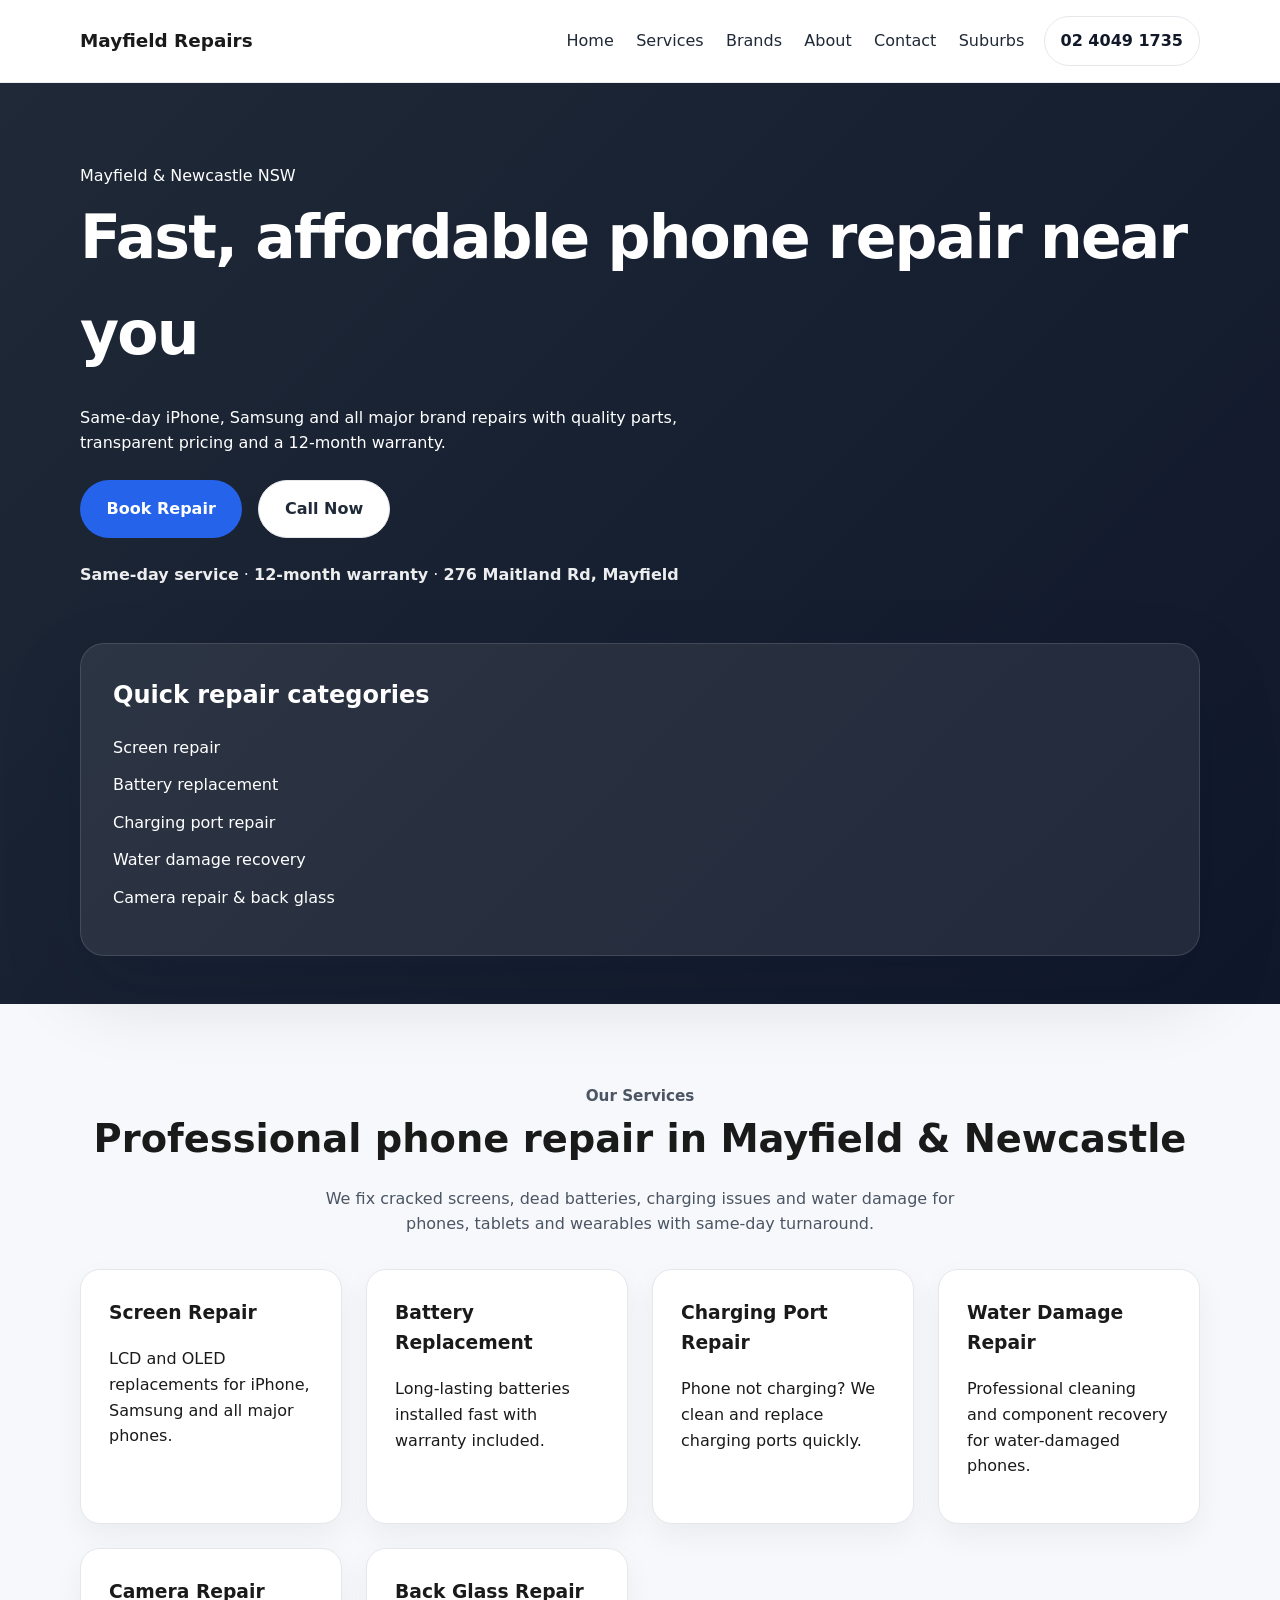
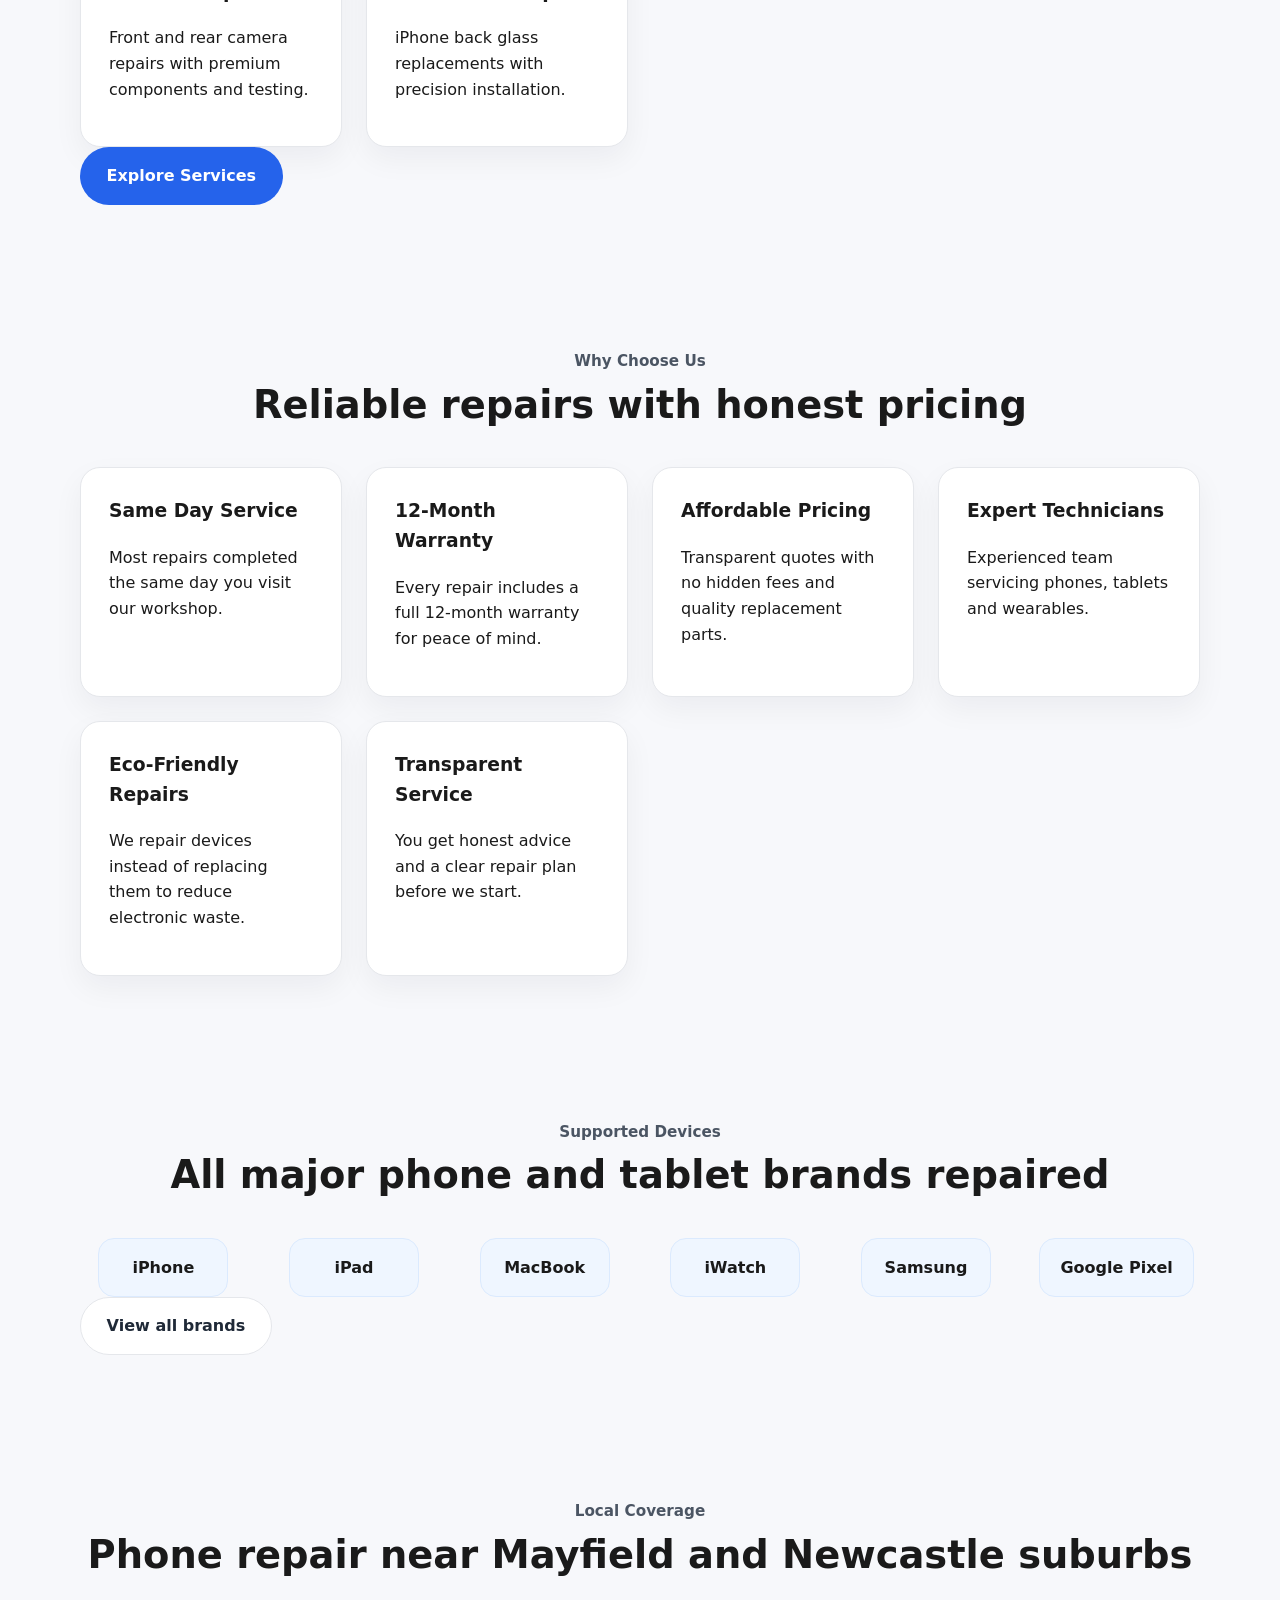
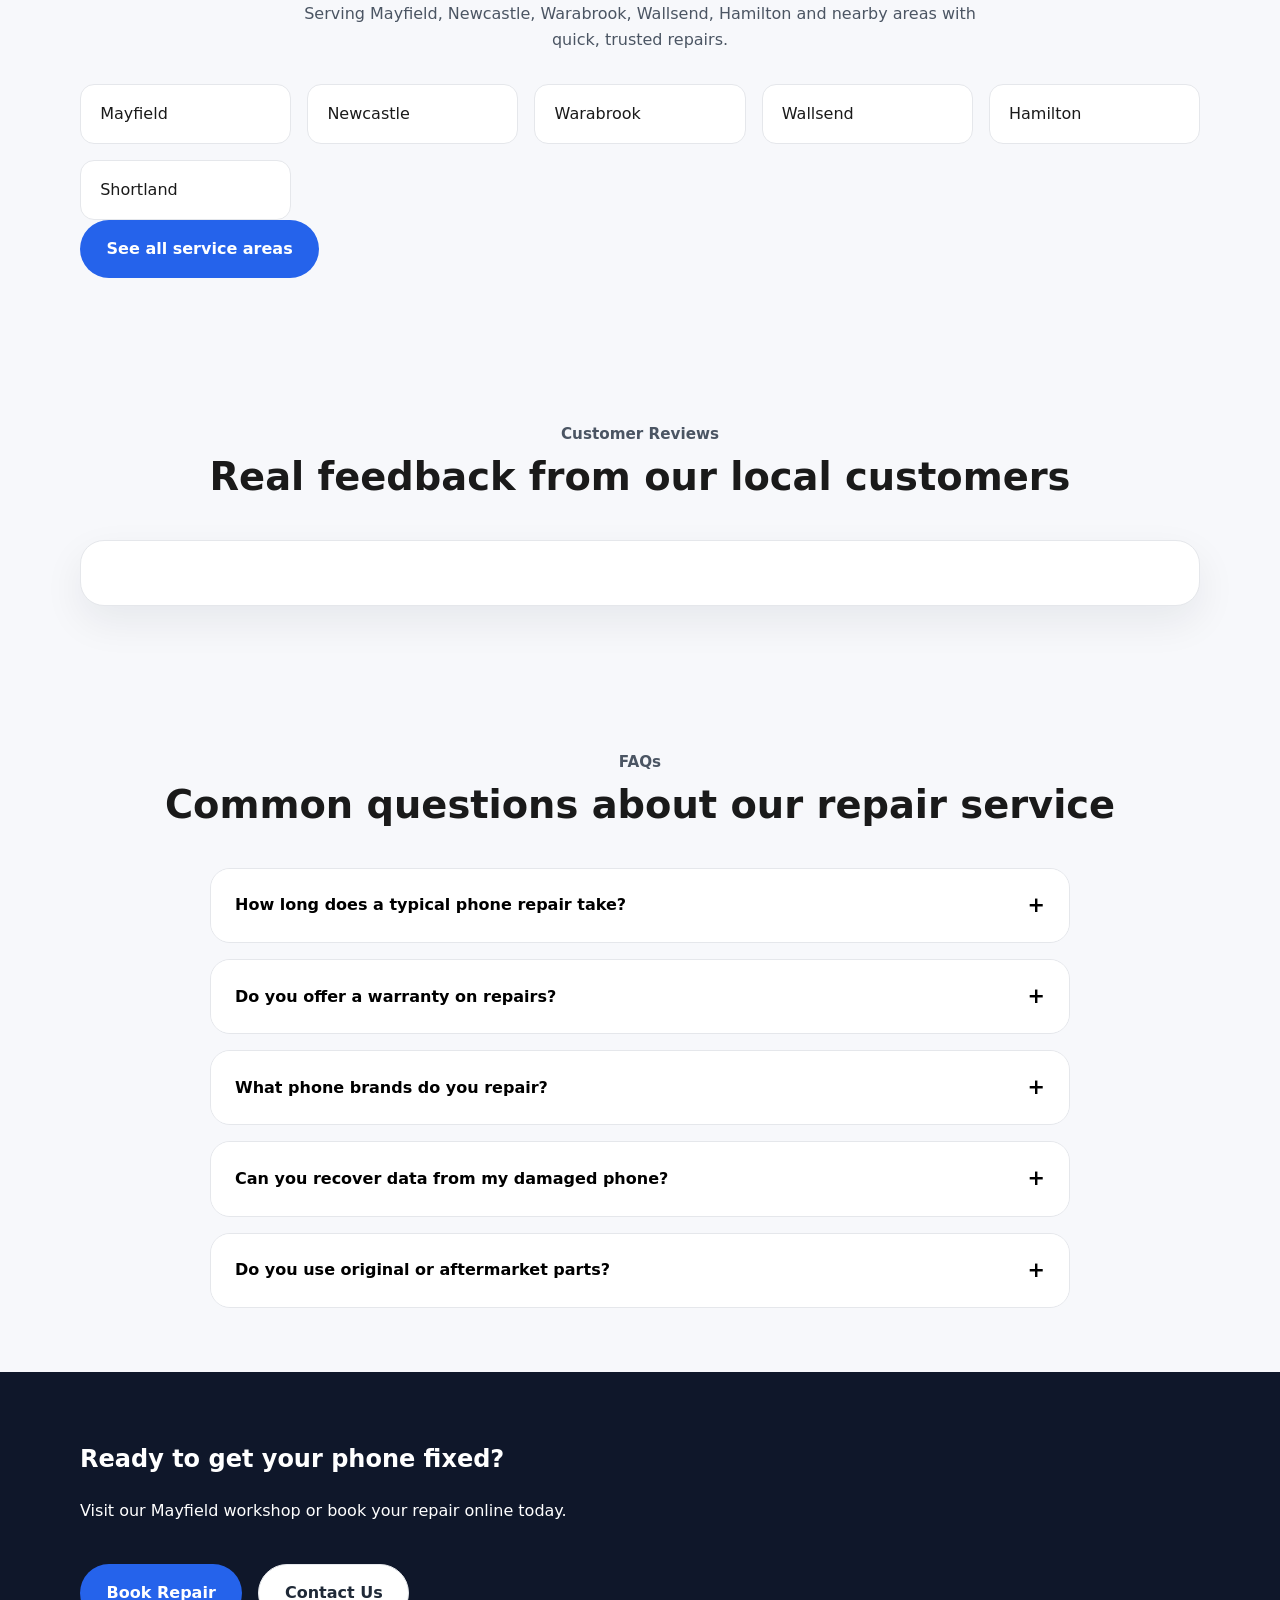
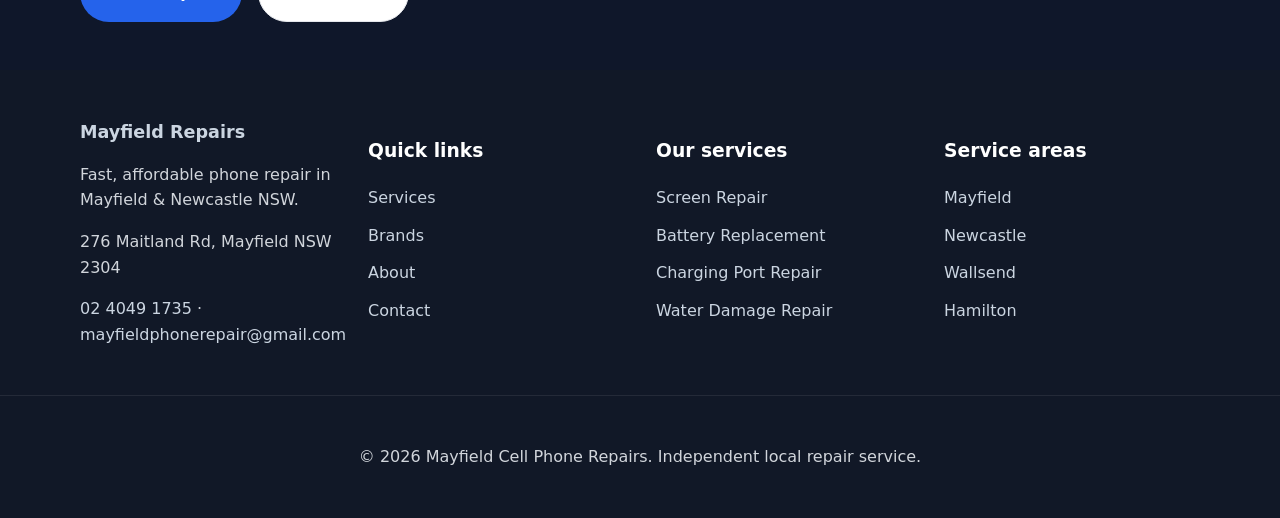
<file: mayfield-phone-repair-site/index.html>
<!DOCTYPE html>
<html lang="en">
  <head>
    <meta charset="UTF-8" />
    <meta name="viewport" content="width=device-width, initial-scale=1.0" />
    <title>Phone Repair Mayfield NSW | Same Day iPhone & Samsung Repair</title>
    <meta
      name="description"
      content="Fast, affordable phone repair in Mayfield & Newcastle NSW. Same-day screen repair, battery replacement, charging port repair and water damage recovery with a 12-month warranty."
    />
    <meta property="og:title" content="Phone Repair Mayfield NSW | Same Day iPhone & Samsung Repair" />
    <meta
      property="og:description"
      content="Fast, affordable phone repair in Mayfield & Newcastle NSW. Same-day screen repair, battery replacement, charging port repair and water damage recovery with a 12-month warranty."
    />
    <meta name="robots" content="index,follow" />
    <link rel="canonical" href="index.html" />
    <meta property="og:type" content="website" />
    <link rel="icon" href="favicon.svg" />
    <script type="application/ld+json">
      {
        "@context": "https://schema.org",
        "@type": "LocalBusiness",
        "name": "Mayfield Cell Phone Repairs",
        "description": "Fast, affordable phone repair in Mayfield & Newcastle NSW. Same-day screen repair, battery replacement, charging port repair and water damage recovery with a 12-month warranty.",
        "image": "https://www.example.com/favicon.svg",
        "url": "https://www.example.com/",
        "telephone": "02 4049 1735",
        "address": {
          "@type": "PostalAddress",
          "streetAddress": "276 Maitland Rd",
          "addressLocality": "Mayfield",
          "addressRegion": "NSW",
          "postalCode": "2304",
          "addressCountry": "AU"
        },
        "openingHours": "Mo-Sa 09:00-18:00",
        "priceRange": "$",
        "sameAs": [
          "https://www.facebook.com/mayfieldcellphonerepairs",
          "https://twitter.com/Mayfiel32990272",
          "https://www.instagram.com/mayfieldcellphonerepairs/"
        ]
      }
    </script>
    <link rel="stylesheet" href="styles.css" />
  </head>
  <body>
    <header class="site-header">
      <div class="container header-inner">
        <a class="brand" href="index.html">Mayfield Repairs</a>
        <button class="menu-toggle" aria-label="Open navigation" aria-expanded="false">
          <span></span>
          <span></span>
          <span></span>
        </button>
        <nav class="site-nav" aria-label="Primary navigation">
          <a href="index.html">Home</a>
          <a href="services.html">Services</a>
          <a href="brands.html">Brands</a>
          <a href="about.html">About</a>
          <a href="contact.html">Contact</a>
          <a href="suburbs.html">Suburbs</a>
        </nav>
        <a class="phone-link" href="tel:0240491735">02 4049 1735</a>
      </div>
    </header>

    <main>
      <section class="hero" id="hero">
        <div class="container hero-grid">
          <div class="hero-copy">
            <span class="eyebrow">Mayfield & Newcastle NSW</span>
            <h1>Fast, affordable phone repair near you</h1>
            <p>
              Same-day iPhone, Samsung and all major brand repairs with quality
              parts, transparent pricing and a 12-month warranty.
            </p>
            <div class="hero-actions">
              <a class="button button-primary" href="contact.html#book">Book Repair</a>
              <a class="button button-secondary" href="contact.html#contact">Call Now</a>
            </div>
            <p class="hero-proof">
              <strong>Same-day service</strong> · <strong>12-month warranty</strong> ·
              <strong>276 Maitland Rd, Mayfield</strong>
            </p>
          </div>
          <div class="hero-panel">
            <div class="hero-card">
              <h2>Quick repair categories</h2>
              <ul>
                <li>Screen repair</li>
                <li>Battery replacement</li>
                <li>Charging port repair</li>
                <li>Water damage recovery</li>
                <li>Camera repair & back glass</li>
              </ul>
            </div>
          </div>
        </div>
      </section>

      <section class="section services-overview" id="services-overview">
        <div class="container">
          <div class="section-header">
            <p class="section-label">Our Services</p>
            <h2>Professional phone repair in Mayfield & Newcastle</h2>
            <p>
              We fix cracked screens, dead batteries, charging issues and water
              damage for phones, tablets and wearables with same-day turnaround.
            </p>
          </div>
          <div class="card-grid">
            <article class="service-card">
              <h3>Screen Repair</h3>
              <p>LCD and OLED replacements for iPhone, Samsung and all major phones.</p>
            </article>
            <article class="service-card">
              <h3>Battery Replacement</h3>
              <p>Long-lasting batteries installed fast with warranty included.</p>
            </article>
            <article class="service-card">
              <h3>Charging Port Repair</h3>
              <p>Phone not charging? We clean and replace charging ports quickly.</p>
            </article>
            <article class="service-card">
              <h3>Water Damage Repair</h3>
              <p>Professional cleaning and component recovery for water-damaged phones.</p>
            </article>
            <article class="service-card">
              <h3>Camera Repair</h3>
              <p>Front and rear camera repairs with premium components and testing.</p>
            </article>
            <article class="service-card">
              <h3>Back Glass Repair</h3>
              <p>iPhone back glass replacements with precision installation.</p>
            </article>
          </div>
          <div class="section-actions">
            <a class="button button-primary" href="services.html">Explore Services</a>
          </div>
        </div>
      </section>

      <section class="section why-choose" id="why-choose">
        <div class="container">
          <div class="section-header">
            <p class="section-label">Why Choose Us</p>
            <h2>Reliable repairs with honest pricing</h2>
          </div>
          <div class="features-grid">
            <article class="feature-card">
              <h3>Same Day Service</h3>
              <p>Most repairs completed the same day you visit our workshop.</p>
            </article>
            <article class="feature-card">
              <h3>12-Month Warranty</h3>
              <p>Every repair includes a full 12-month warranty for peace of mind.</p>
            </article>
            <article class="feature-card">
              <h3>Affordable Pricing</h3>
              <p>Transparent quotes with no hidden fees and quality replacement parts.</p>
            </article>
            <article class="feature-card">
              <h3>Expert Technicians</h3>
              <p>Experienced team servicing phones, tablets and wearables.</p>
            </article>
            <article class="feature-card">
              <h3>Eco-Friendly Repairs</h3>
              <p>We repair devices instead of replacing them to reduce electronic waste.</p>
            </article>
            <article class="feature-card">
              <h3>Transparent Service</h3>
              <p>You get honest advice and a clear repair plan before we start.</p>
            </article>
          </div>
        </div>
      </section>

      <section class="section brands" id="brands">
        <div class="container">
          <div class="section-header">
            <p class="section-label">Supported Devices</p>
            <h2>All major phone and tablet brands repaired</h2>
          </div>
          <div class="logo-grid">
            <span>iPhone</span>
            <span>iPad</span>
            <span>MacBook</span>
            <span>iWatch</span>
            <span>Samsung</span>
            <span>Google Pixel</span>
          </div>
          <div class="section-actions">
            <a class="button button-secondary" href="brands.html">View all brands</a>
          </div>
        </div>
      </section>

      <section class="section local-area" id="local-area">
        <div class="container">
          <div class="section-header">
            <p class="section-label">Local Coverage</p>
            <h2>Phone repair near Mayfield and Newcastle suburbs</h2>
            <p>
              Serving Mayfield, Newcastle, Warabrook, Wallsend, Hamilton and nearby areas with quick, trusted repairs.
            </p>
          </div>
          <ul class="area-list">
            <li>Mayfield</li>
            <li>Newcastle</li>
            <li>Warabrook</li>
            <li>Wallsend</li>
            <li>Hamilton</li>
            <li>Shortland</li>
          </ul>
          <div class="section-actions">
            <a class="button button-primary" href="suburbs.html">See all service areas</a>
          </div>
        </div>
      </section>

      <section class="section reviews" id="reviews">
        <div class="container">
          <div class="section-header">
            <p class="section-label">Customer Reviews</p>
            <h2>Real feedback from our local customers</h2>
          </div>
          <div class="review-widget">
            <script type="text/javascript" src="https://birdeye.com/embed/v7/166433098189597/12/987654321301215183969661" async></script>
            <div id="bf-revz-widget-987654321301215183969661"></div>
          </div>
        </div>
      </section>

      <section class="section faq" id="faq">
        <div class="container">
          <div class="section-header">
            <p class="section-label">FAQs</p>
            <h2>Common questions about our repair service</h2>
          </div>
          <div class="accordion" id="faq-accordion">
            <div class="accordion-item">
              <button class="accordion-toggle" aria-expanded="false">How long does a typical phone repair take?</button>
              <div class="accordion-panel">
                <p>Most repairs are completed on the same day you drop off your device. Screen, battery and charging port repairs are especially fast.</p>
              </div>
            </div>
            <div class="accordion-item">
              <button class="accordion-toggle" aria-expanded="false">Do you offer a warranty on repairs?</button>
              <div class="accordion-panel">
                <p>Yes. All repairs come with a comprehensive 12-month warranty for parts and workmanship.</p>
              </div>
            </div>
            <div class="accordion-item">
              <button class="accordion-toggle" aria-expanded="false">What phone brands do you repair?</button>
              <div class="accordion-panel">
                <p>We repair iPhone, Samsung, Google Pixel, iPad, MacBook, iWatch and most major brands.</p>
              </div>
            </div>
            <div class="accordion-item">
              <button class="accordion-toggle" aria-expanded="false">Can you recover data from my damaged phone?</button>
              <div class="accordion-panel">
                <p>We preserve data where possible and will advise you before performing any recovery work.</p>
              </div>
            </div>
            <div class="accordion-item">
              <button class="accordion-toggle" aria-expanded="false">Do you use original or aftermarket parts?</button>
              <div class="accordion-panel">
                <p>We use high-quality replacement parts that match the performance of original components.</p>
              </div>
            </div>
          </div>
        </div>
      </section>

      <section class="section cta-slate" id="cta-slate">
        <div class="container cta-grid">
          <div>
            <h2>Ready to get your phone fixed?</h2>
            <p>Visit our Mayfield workshop or book your repair online today.</p>
          </div>
          <div class="cta-buttons">
            <a class="button button-primary" href="contact.html#book">Book Repair</a>
            <a class="button button-secondary" href="contact.html#contact">Contact Us</a>
          </div>
        </div>
      </section>
    </main>

    <footer class="site-footer">
      <div class="container footer-grid">
        <div>
          <a class="brand footer-brand" href="index.html">Mayfield Repairs</a>
          <p>Fast, affordable phone repair in Mayfield & Newcastle NSW.</p>
          <p>276 Maitland Rd, Mayfield NSW 2304</p>
          <p><a href="tel:0240491735">02 4049 1735</a> · <a href="mailto:mayfieldphonerepair@gmail.com">mayfieldphonerepair@gmail.com</a></p>
        </div>
        <div>
          <h3>Quick links</h3>
          <ul>
            <li><a href="services.html">Services</a></li>
            <li><a href="brands.html">Brands</a></li>
            <li><a href="about.html">About</a></li>
            <li><a href="contact.html">Contact</a></li>
          </ul>
        </div>
        <div>
          <h3>Our services</h3>
          <ul>
            <li><a href="services.html#screen-repair">Screen Repair</a></li>
            <li><a href="services.html#battery-replacement">Battery Replacement</a></li>
            <li><a href="services.html#charging-port-repair">Charging Port Repair</a></li>
            <li><a href="services.html#water-damage-repair">Water Damage Repair</a></li>
          </ul>
        </div>
        <div>
          <h3>Service areas</h3>
          <ul>
            <li><a href="suburbs.html">Mayfield</a></li>
            <li><a href="suburbs.html">Newcastle</a></li>
            <li><a href="suburbs.html">Wallsend</a></li>
            <li><a href="suburbs.html">Hamilton</a></li>
          </ul>
        </div>
      </div>
      <div class="footer-bottom">
        <p>© 2026 Mayfield Cell Phone Repairs. Independent local repair service.</p>
      </div>
    </footer>

    <script defer type="text/javascript" src="https://birdeye.com/embed/v6/110315/1/1100782395/89b0ec9ad7b6e3429a216196386d88f1c2f4a2be91fe1a62"></script>
    <div id="bf-revz-widget-1100782395"></div>
    <script src="scripts.js" defer></script>
  </body>
</html>
</file>
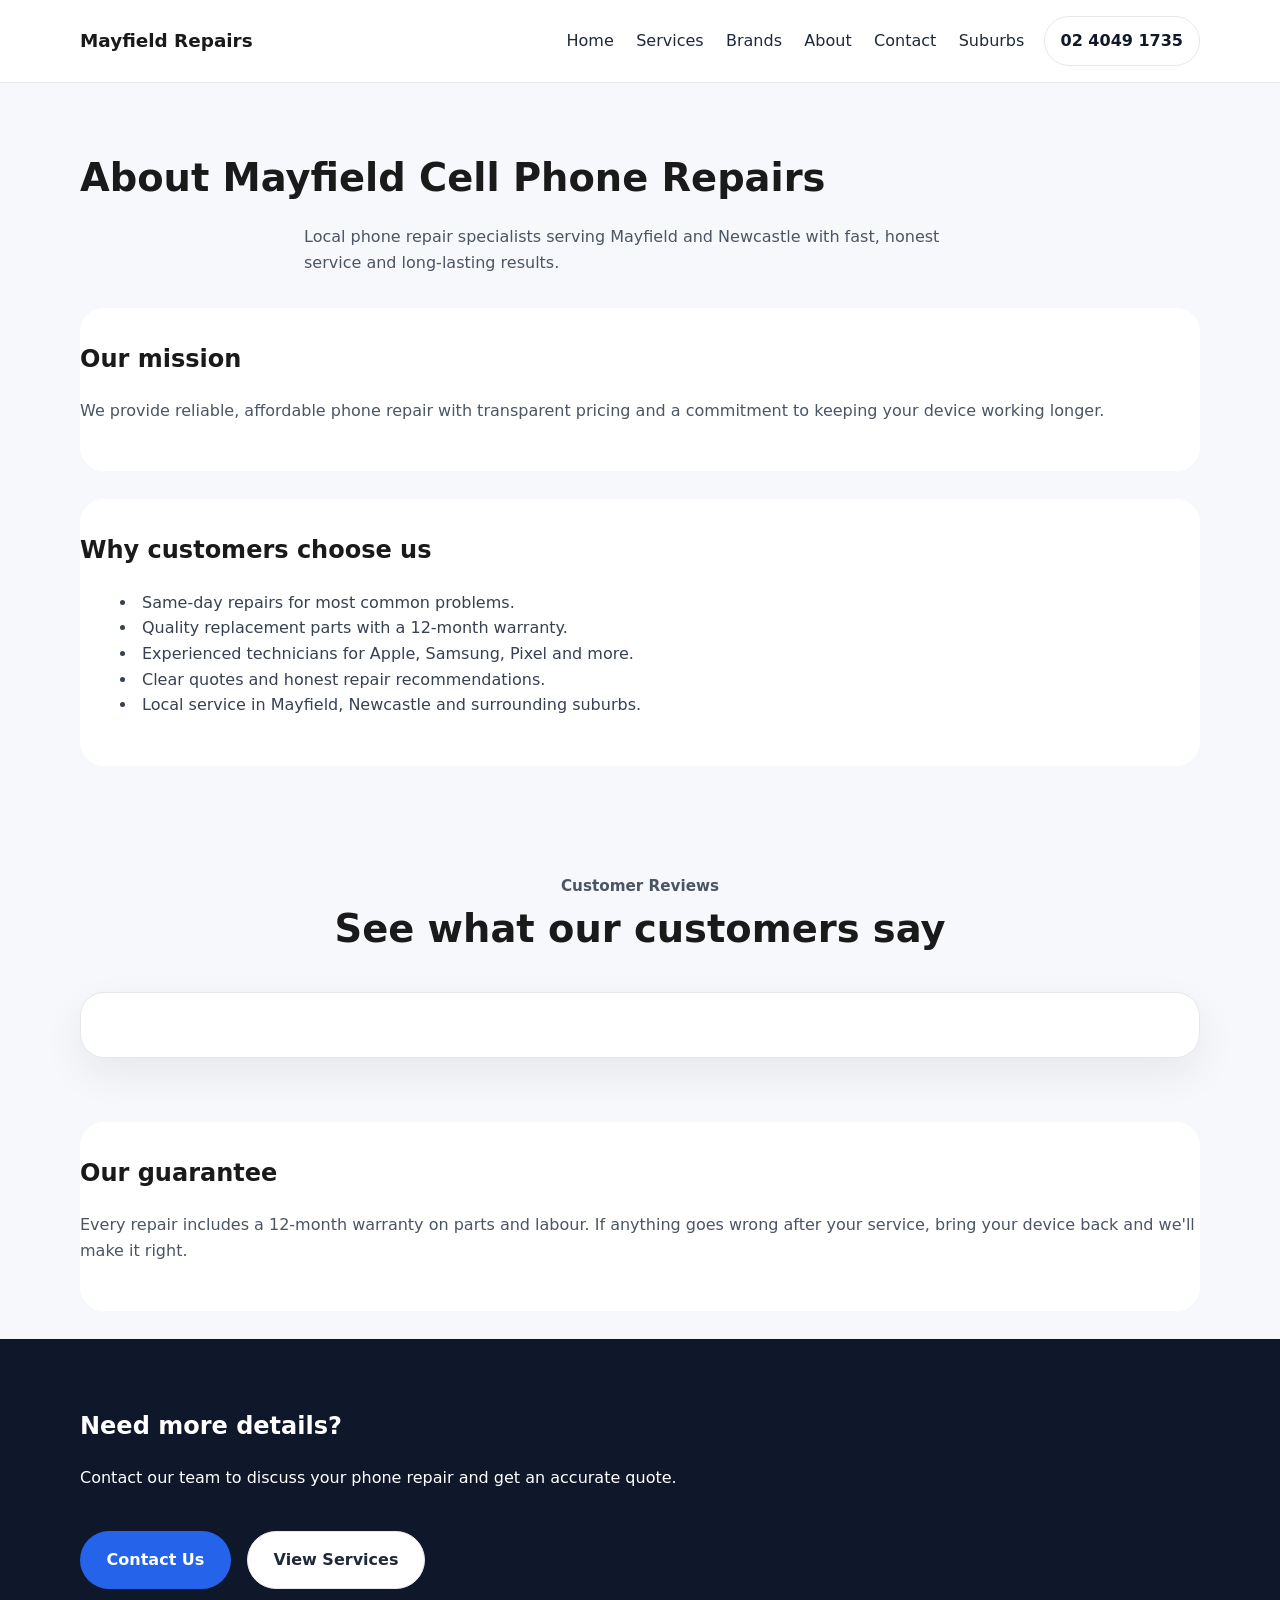
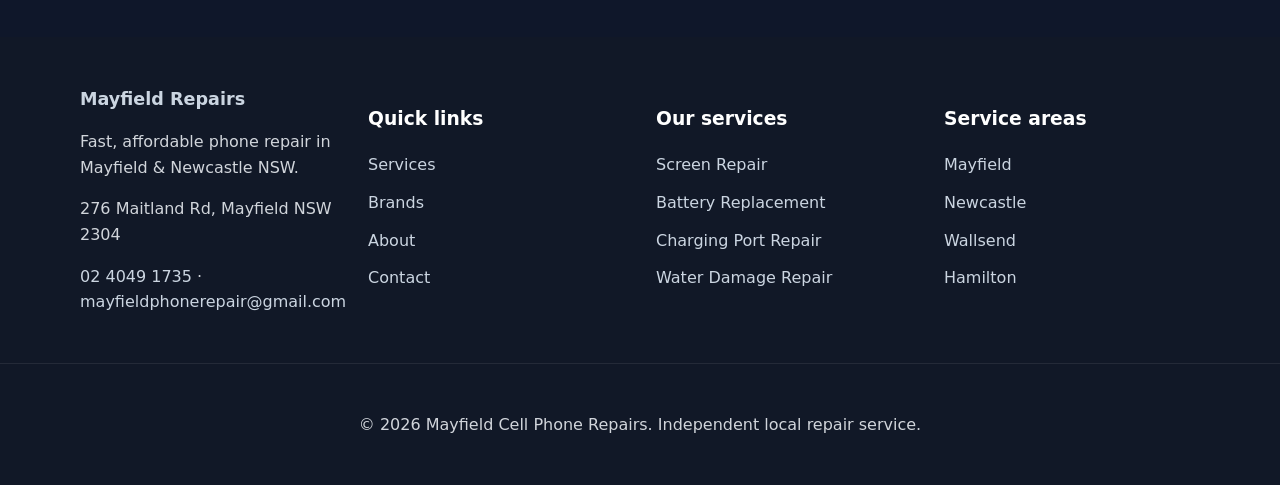
<file: mayfield-phone-repair-site/about.html>
<!DOCTYPE html>
<html lang="en">
  <head>
    <meta charset="UTF-8" />
    <meta name="viewport" content="width=device-width, initial-scale=1.0" />
    <title>About Mayfield Phone Repair | Trusted Newcastle Repair Shop</title>
    <meta
      name="description"
      content="Learn about Mayfield Cell Phone Repairs in Newcastle NSW. Experienced technicians, same-day phone repair, warranty-backed service and transparent pricing."
    />
    <meta name="robots" content="index,follow" />
    <link rel="canonical" href="about.html" />
    <meta property="og:title" content="About Mayfield Phone Repair | Trusted Newcastle Repair Shop" />
    <meta
      property="og:description"
      content="Learn about Mayfield Cell Phone Repairs in Newcastle NSW. Experienced technicians, same-day phone repair, warranty-backed service and transparent pricing."
    />
    <link rel="icon" href="favicon.svg" />
    <script type="application/ld+json">
      {
        "@context": "https://schema.org",
        "@type": "LocalBusiness",
        "name": "Mayfield Cell Phone Repairs",
        "description": "Fast, affordable phone repair in Mayfield & Newcastle NSW. Same-day screen repair, battery replacement, charging port repair and water damage recovery with a 12-month warranty.",
        "image": "https://www.example.com/favicon.svg",
        "url": "https://www.example.com/",
        "telephone": "02 4049 1735",
        "address": {
          "@type": "PostalAddress",
          "streetAddress": "276 Maitland Rd",
          "addressLocality": "Mayfield",
          "addressRegion": "NSW",
          "postalCode": "2304",
          "addressCountry": "AU"
        },
        "openingHours": "Mo-Sa 09:00-18:00",
        "priceRange": "$",
        "sameAs": [
          "https://www.facebook.com/mayfieldcellphonerepairs",
          "https://twitter.com/Mayfiel32990272",
          "https://www.instagram.com/mayfieldcellphonerepairs/"
        ]
      }
    </script>
    <link rel="stylesheet" href="styles.css" />
  </head>
  <body>
    <header class="site-header">
      <div class="container header-inner">
        <a class="brand" href="index.html">Mayfield Repairs</a>
        <button class="menu-toggle" aria-label="Open navigation" aria-expanded="false">
          <span></span>
          <span></span>
          <span></span>
        </button>
        <nav class="site-nav" aria-label="Primary navigation">
          <a href="index.html">Home</a>
          <a href="services.html">Services</a>
          <a href="brands.html">Brands</a>
          <a href="about.html">About</a>
          <a href="contact.html">Contact</a>
          <a href="suburbs.html">Suburbs</a>
        </nav>
        <a class="phone-link" href="tel:0240491735">02 4049 1735</a>
      </div>
    </header>

    <main>
      <section class="section page-hero">
        <div class="container">
          <h1>About Mayfield Cell Phone Repairs</h1>
          <p>Local phone repair specialists serving Mayfield and Newcastle with fast, honest service and long-lasting results.</p>
        </div>
      </section>

      <section class="container content-section">
        <h2>Our mission</h2>
        <p>We provide reliable, affordable phone repair with transparent pricing and a commitment to keeping your device working longer.</p>
      </section>

      <section class="container content-section">
        <h2>Why customers choose us</h2>
        <ul class="about-list">
          <li>Same-day repairs for most common problems.</li>
          <li>Quality replacement parts with a 12-month warranty.</li>
          <li>Experienced technicians for Apple, Samsung, Pixel and more.</li>
          <li>Clear quotes and honest repair recommendations.</li>
          <li>Local service in Mayfield, Newcastle and surrounding suburbs.</li>
        </ul>
      </section>

      <section class="section reviews" id="reviews">
        <div class="container">
          <div class="section-header">
            <p class="section-label">Customer Reviews</p>
            <h2>See what our customers say</h2>
          </div>
          <div class="review-widget">
            <script type="text/javascript" src="https://birdeye.com/embed/v7/166433098189597/12/987654321301215183969661" async></script>
            <div id="bf-revz-widget-987654321301215183969661"></div>
          </div>
        </div>
      </section>

      <section class="container content-section">
        <h2>Our guarantee</h2>
        <p>Every repair includes a 12-month warranty on parts and labour. If anything goes wrong after your service, bring your device back and we'll make it right.</p>
      </section>

      <section class="section cta-slate">
        <div class="container cta-grid">
          <div>
            <h2>Need more details?</h2>
            <p>Contact our team to discuss your phone repair and get an accurate quote.</p>
          </div>
          <div class="cta-buttons">
            <a class="button button-primary" href="contact.html#contact">Contact Us</a>
            <a class="button button-secondary" href="services.html">View Services</a>
          </div>
        </div>
      </section>
    </main>

    <footer class="site-footer">
      <div class="container footer-grid">
        <div>
          <a class="brand footer-brand" href="index.html">Mayfield Repairs</a>
          <p>Fast, affordable phone repair in Mayfield & Newcastle NSW.</p>
          <p>276 Maitland Rd, Mayfield NSW 2304</p>
          <p><a href="tel:0240491735">02 4049 1735</a> · <a href="mailto:mayfieldphonerepair@gmail.com">mayfieldphonerepair@gmail.com</a></p>
        </div>
        <div>
          <h3>Quick links</h3>
          <ul>
            <li><a href="services.html">Services</a></li>
            <li><a href="brands.html">Brands</a></li>
            <li><a href="about.html">About</a></li>
            <li><a href="contact.html">Contact</a></li>
          </ul>
        </div>
        <div>
          <h3>Our services</h3>
          <ul>
            <li><a href="services.html#screen-repair">Screen Repair</a></li>
            <li><a href="services.html#battery-replacement">Battery Replacement</a></li>
            <li><a href="services.html#charging-port-repair">Charging Port Repair</a></li>
            <li><a href="services.html#water-damage-repair">Water Damage Repair</a></li>
          </ul>
        </div>
        <div>
          <h3>Service areas</h3>
          <ul>
            <li><a href="suburbs.html">Mayfield</a></li>
            <li><a href="suburbs.html">Newcastle</a></li>
            <li><a href="suburbs.html">Wallsend</a></li>
            <li><a href="suburbs.html">Hamilton</a></li>
          </ul>
        </div>
      </div>
      <div class="footer-bottom">
        <p>© 2026 Mayfield Cell Phone Repairs. Independent local repair service.</p>
      </div>
    </footer>

    <script defer type="text/javascript" src="https://birdeye.com/embed/v6/110315/1/1100782395/89b0ec9ad7b6e3429a216196386d88f1c2f4a2be91fe1a62"></script>
    <div id="bf-revz-widget-1100782395"></div>
    <script src="scripts.js" defer></script>
  </body>
</html>
</file>
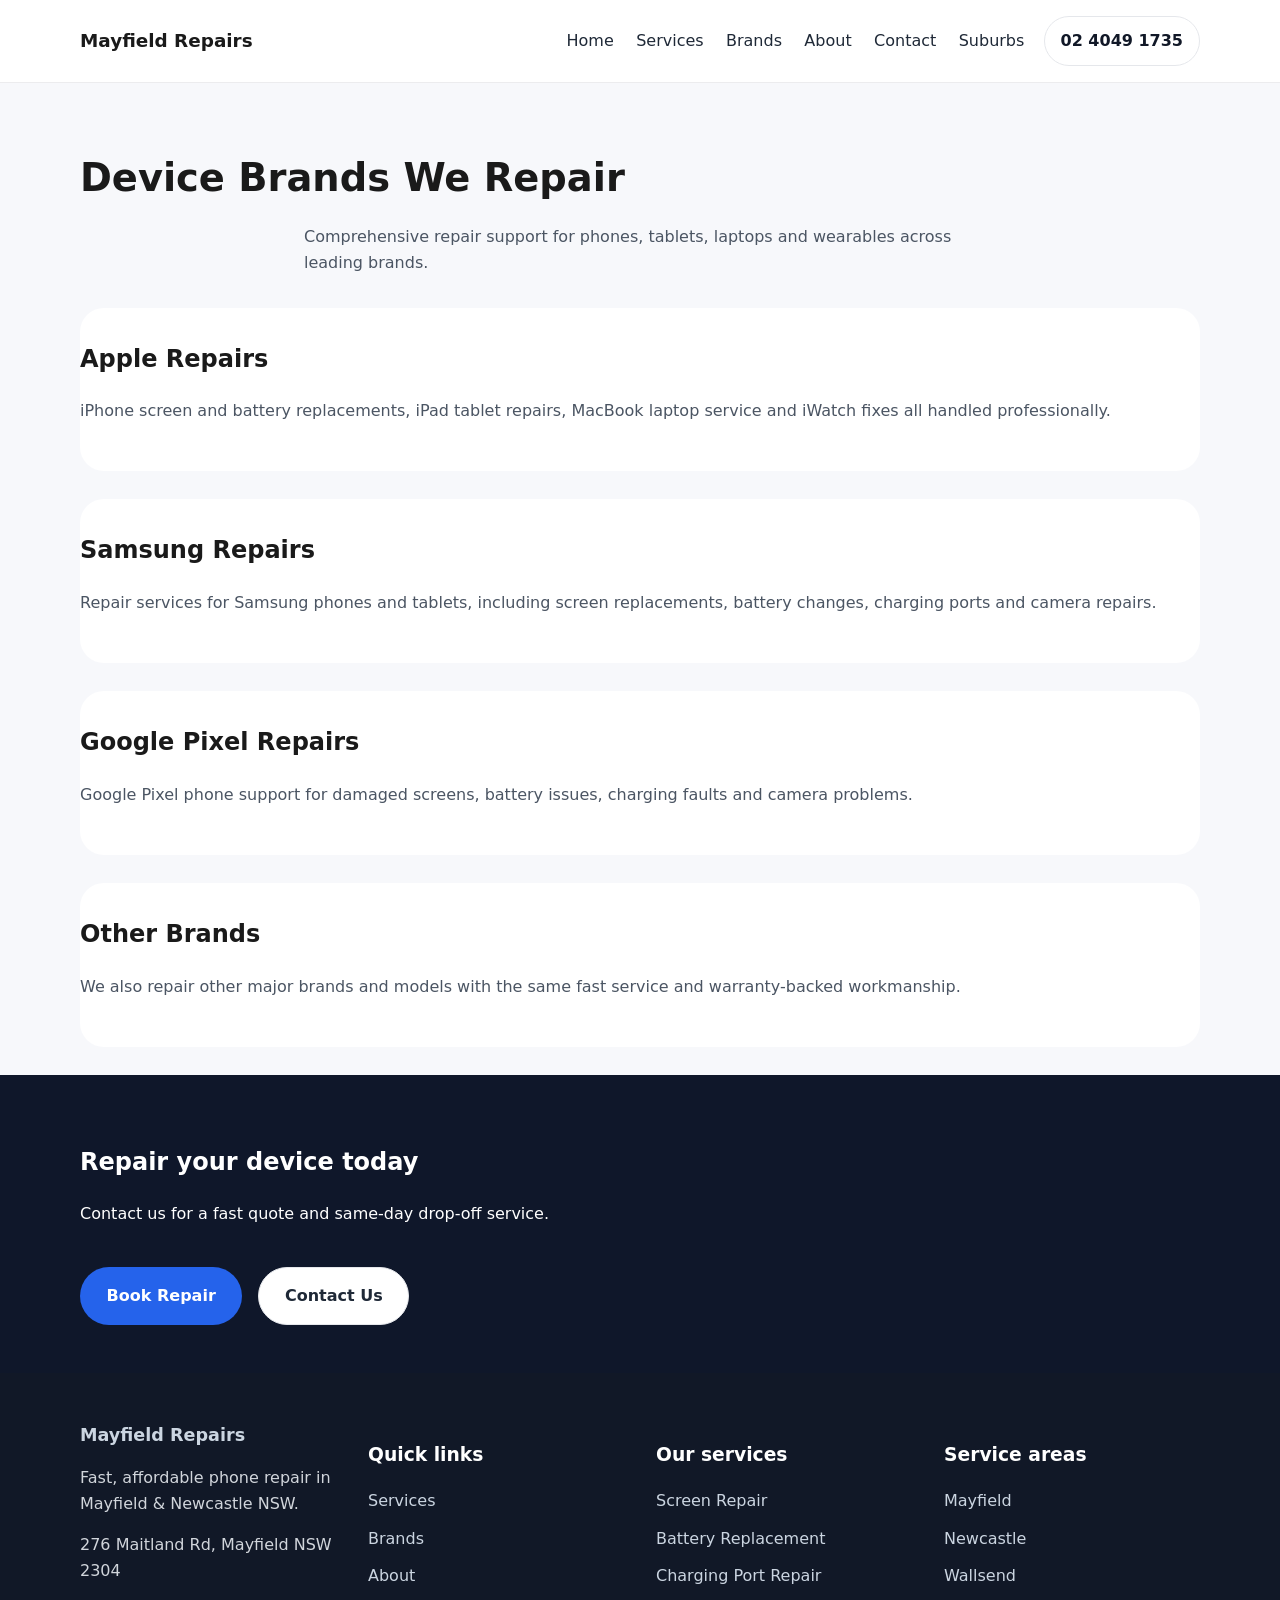
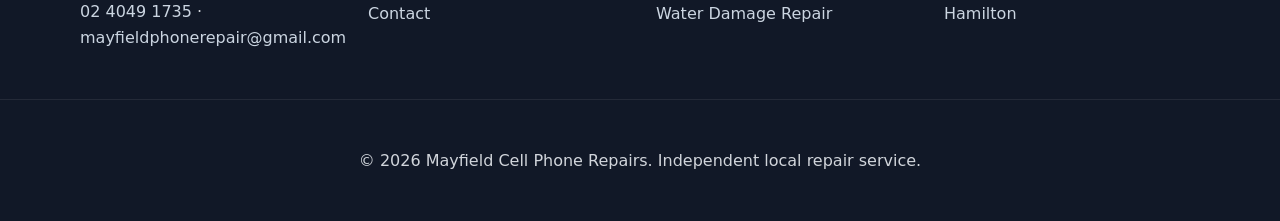
<file: mayfield-phone-repair-site/brands.html>
<!DOCTYPE html>
<html lang="en">
  <head>
    <meta charset="UTF-8" />
    <meta name="viewport" content="width=device-width, initial-scale=1.0" />
    <title>Phone & Tablet Brand Repair | iPhone, Samsung, Google Pixel</title>
    <meta
      name="description"
      content="Trusted repair for iPhone, Samsung, Google Pixel, iPad, MacBook and iWatch devices in Mayfield and Newcastle NSW."
    />
    <meta name="robots" content="index,follow" />
    <link rel="canonical" href="brands.html" />
    <meta property="og:title" content="Phone & Tablet Brand Repair | iPhone, Samsung, Google Pixel" />
    <meta
      property="og:description"
      content="Trusted repair for iPhone, Samsung, Google Pixel, iPad, MacBook and iWatch devices in Mayfield and Newcastle NSW."
    />
    <link rel="icon" href="favicon.svg" />
    <script type="application/ld+json">
      {
        "@context": "https://schema.org",
        "@type": "LocalBusiness",
        "name": "Mayfield Cell Phone Repairs",
        "description": "Fast, affordable phone repair in Mayfield & Newcastle NSW. Same-day screen repair, battery replacement, charging port repair and water damage recovery with a 12-month warranty.",
        "image": "https://www.example.com/favicon.svg",
        "url": "https://www.example.com/",
        "telephone": "02 4049 1735",
        "address": {
          "@type": "PostalAddress",
          "streetAddress": "276 Maitland Rd",
          "addressLocality": "Mayfield",
          "addressRegion": "NSW",
          "postalCode": "2304",
          "addressCountry": "AU"
        },
        "openingHours": "Mo-Sa 09:00-18:00",
        "priceRange": "$",
        "sameAs": [
          "https://www.facebook.com/mayfieldcellphonerepairs",
          "https://twitter.com/Mayfiel32990272",
          "https://www.instagram.com/mayfieldcellphonerepairs/"
        ]
      }
    </script>
    <link rel="stylesheet" href="styles.css" />
  </head>
  <body>
    <header class="site-header">
      <div class="container header-inner">
        <a class="brand" href="index.html">Mayfield Repairs</a>
        <button class="menu-toggle" aria-label="Open navigation" aria-expanded="false">
          <span></span>
          <span></span>
          <span></span>
        </button>
        <nav class="site-nav" aria-label="Primary navigation">
          <a href="index.html">Home</a>
          <a href="services.html">Services</a>
          <a href="brands.html">Brands</a>
          <a href="about.html">About</a>
          <a href="contact.html">Contact</a>
          <a href="suburbs.html">Suburbs</a>
        </nav>
        <a class="phone-link" href="tel:0240491735">02 4049 1735</a>
      </div>
    </header>

    <main>
      <section class="section page-hero">
        <div class="container">
          <h1>Device Brands We Repair</h1>
          <p>Comprehensive repair support for phones, tablets, laptops and wearables across leading brands.</p>
        </div>
      </section>

      <section class="container content-section">
        <h2>Apple Repairs</h2>
        <p>iPhone screen and battery replacements, iPad tablet repairs, MacBook laptop service and iWatch fixes all handled professionally.</p>
      </section>

      <section class="container content-section">
        <h2>Samsung Repairs</h2>
        <p>Repair services for Samsung phones and tablets, including screen replacements, battery changes, charging ports and camera repairs.</p>
      </section>

      <section class="container content-section">
        <h2>Google Pixel Repairs</h2>
        <p>Google Pixel phone support for damaged screens, battery issues, charging faults and camera problems.</p>
      </section>

      <section class="container content-section">
        <h2>Other Brands</h2>
        <p>We also repair other major brands and models with the same fast service and warranty-backed workmanship.</p>
      </section>

      <section class="section cta-slate">
        <div class="container cta-grid">
          <div>
            <h2>Repair your device today</h2>
            <p>Contact us for a fast quote and same-day drop-off service.</p>
          </div>
          <div class="cta-buttons">
            <a class="button button-primary" href="contact.html#book">Book Repair</a>
            <a class="button button-secondary" href="contact.html#contact">Contact Us</a>
          </div>
        </div>
      </section>
    </main>

    <footer class="site-footer">
      <div class="container footer-grid">
        <div>
          <a class="brand footer-brand" href="index.html">Mayfield Repairs</a>
          <p>Fast, affordable phone repair in Mayfield & Newcastle NSW.</p>
          <p>276 Maitland Rd, Mayfield NSW 2304</p>
          <p><a href="tel:0240491735">02 4049 1735</a> · <a href="mailto:mayfieldphonerepair@gmail.com">mayfieldphonerepair@gmail.com</a></p>
        </div>
        <div>
          <h3>Quick links</h3>
          <ul>
            <li><a href="services.html">Services</a></li>
            <li><a href="brands.html">Brands</a></li>
            <li><a href="about.html">About</a></li>
            <li><a href="contact.html">Contact</a></li>
          </ul>
        </div>
        <div>
          <h3>Our services</h3>
          <ul>
            <li><a href="services.html#screen-repair">Screen Repair</a></li>
            <li><a href="services.html#battery-replacement">Battery Replacement</a></li>
            <li><a href="services.html#charging-port-repair">Charging Port Repair</a></li>
            <li><a href="services.html#water-damage-repair">Water Damage Repair</a></li>
          </ul>
        </div>
        <div>
          <h3>Service areas</h3>
          <ul>
            <li><a href="suburbs.html">Mayfield</a></li>
            <li><a href="suburbs.html">Newcastle</a></li>
            <li><a href="suburbs.html">Wallsend</a></li>
            <li><a href="suburbs.html">Hamilton</a></li>
          </ul>
        </div>
      </div>
      <div class="footer-bottom">
        <p>© 2026 Mayfield Cell Phone Repairs. Independent local repair service.</p>
      </div>
    </footer>

    <script defer type="text/javascript" src="https://birdeye.com/embed/v6/110315/1/1100782395/89b0ec9ad7b6e3429a216196386d88f1c2f4a2be91fe1a62"></script>
    <div id="bf-revz-widget-1100782395"></div>
    <script src="scripts.js" defer></script>
  </body>
</html>
</file>
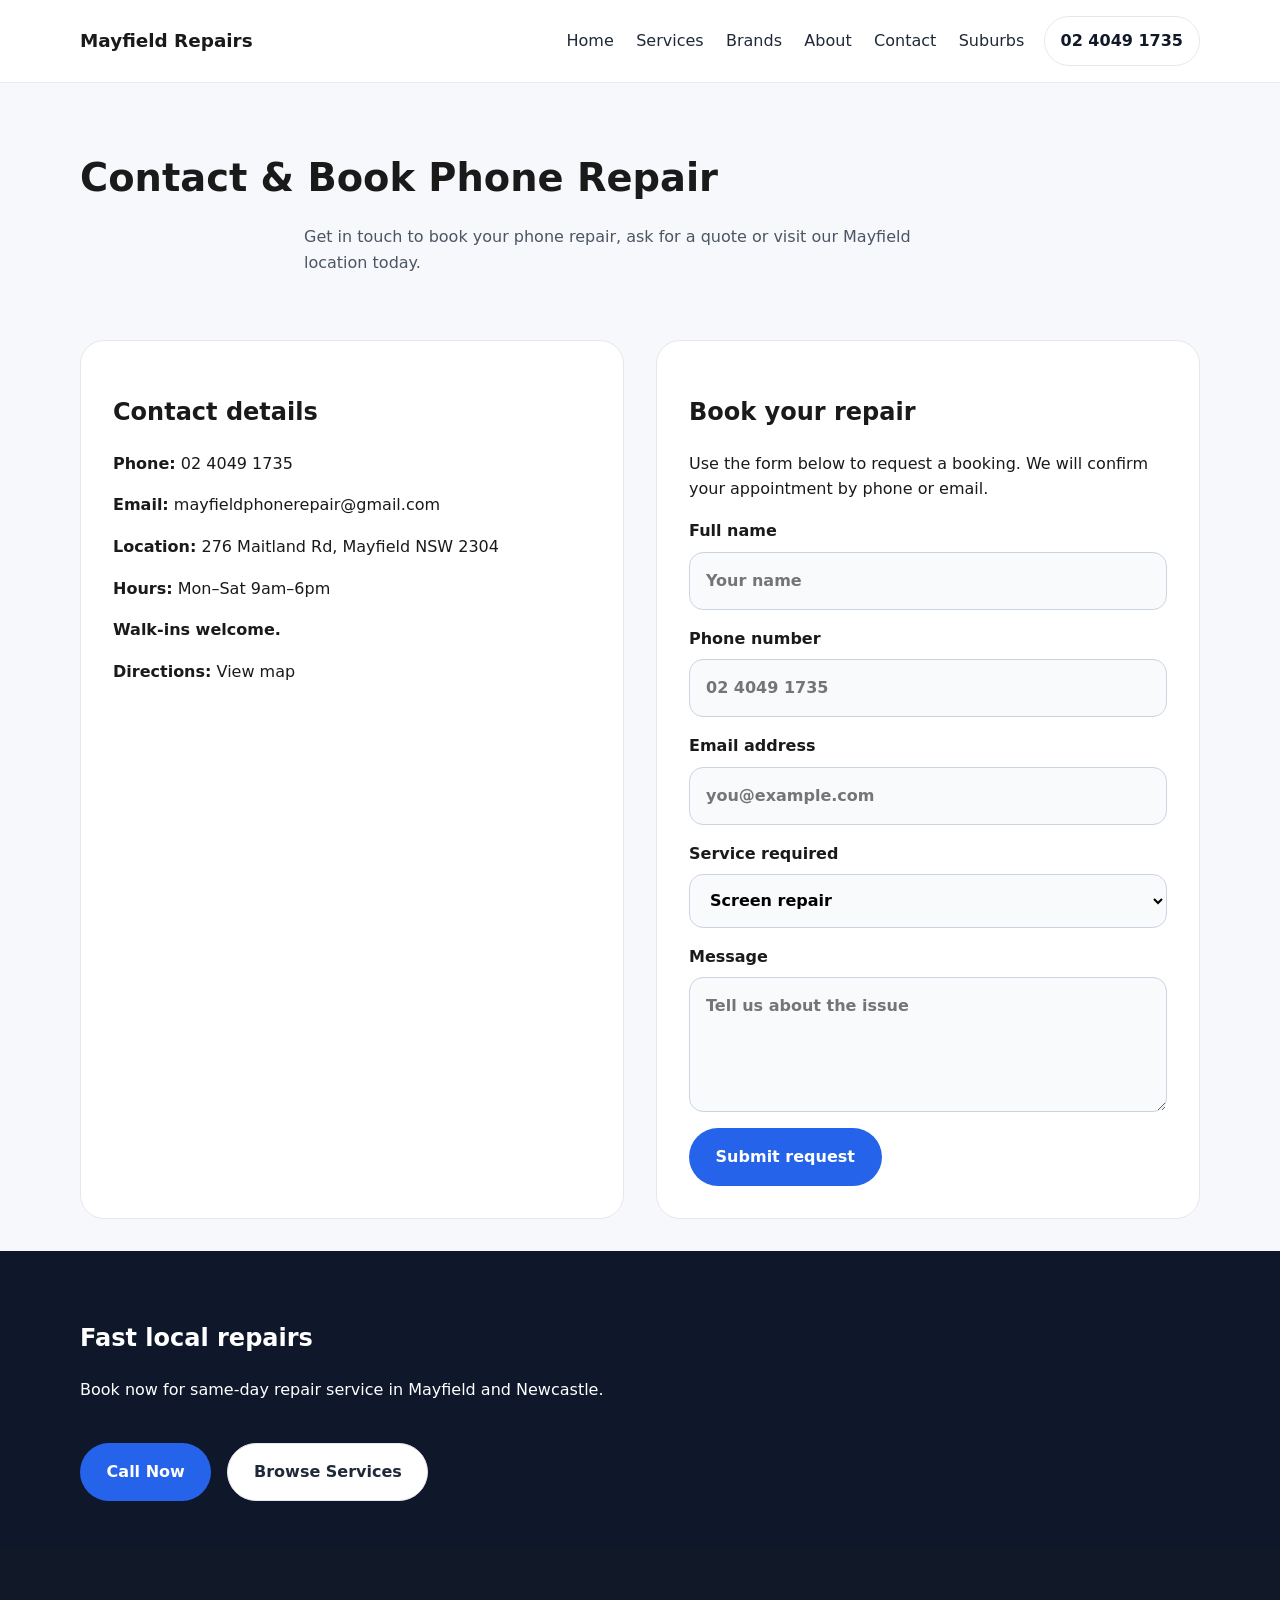
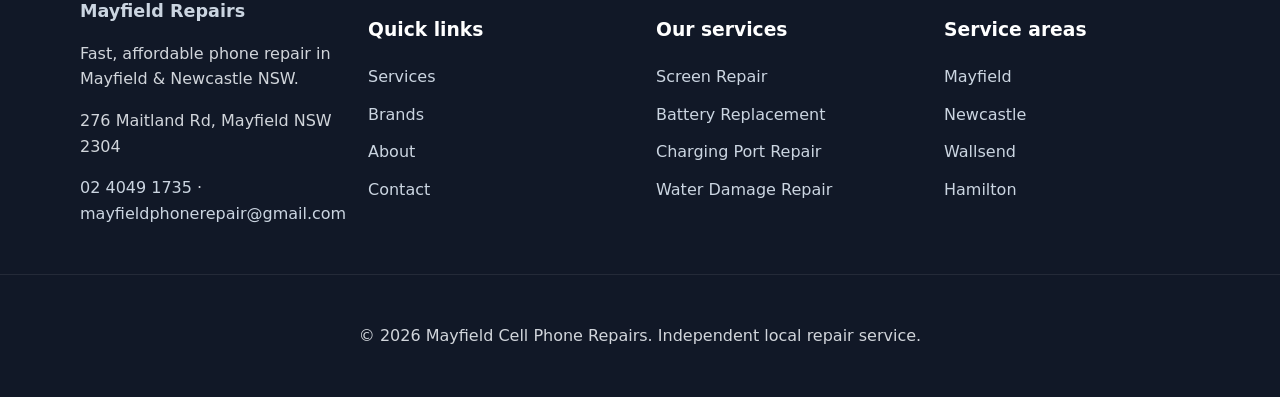
<file: mayfield-phone-repair-site/contact.html>
<!DOCTYPE html>
<html lang="en">
  <head>
    <meta charset="UTF-8" />
    <meta name="viewport" content="width=device-width, initial-scale=1.0" />
    <title>Contact Phone Repair Mayfield | Book Repair Today</title>
    <meta
      name="description"
      content="Contact Mayfield Cell Phone Repairs for fast booking, walk-in repairs and same-day service in Mayfield and Newcastle NSW."
    />
    <meta name="robots" content="index,follow" />
    <link rel="canonical" href="contact.html" />
    <meta property="og:title" content="Contact Phone Repair Mayfield | Book Repair Today" />
    <meta property="og:description" content="Contact Mayfield Cell Phone Repairs for fast booking, walk-in repairs and same-day service in Mayfield and Newcastle NSW." />
    <link rel="icon" href="favicon.svg" />
    <script type="application/ld+json">
      {
        "@context": "https://schema.org",
        "@type": "LocalBusiness",
        "name": "Mayfield Cell Phone Repairs",
        "description": "Fast, affordable phone repair in Mayfield & Newcastle NSW. Same-day screen repair, battery replacement, charging port repair and water damage recovery with a 12-month warranty.",
        "image": "https://www.example.com/favicon.svg",
        "url": "https://www.example.com/",
        "telephone": "02 4049 1735",
        "address": {
          "@type": "PostalAddress",
          "streetAddress": "276 Maitland Rd",
          "addressLocality": "Mayfield",
          "addressRegion": "NSW",
          "postalCode": "2304",
          "addressCountry": "AU"
        },
        "openingHours": "Mo-Sa 09:00-18:00",
        "priceRange": "$",
        "sameAs": [
          "https://www.facebook.com/mayfieldcellphonerepairs",
          "https://twitter.com/Mayfiel32990272",
          "https://www.instagram.com/mayfieldcellphonerepairs/"
        ]
      }
    </script>
    <link rel="stylesheet" href="styles.css" />
  </head>
  <body>
    <header class="site-header">
      <div class="container header-inner">
        <a class="brand" href="index.html">Mayfield Repairs</a>
        <button class="menu-toggle" aria-label="Open navigation" aria-expanded="false">
          <span></span>
          <span></span>
          <span></span>
        </button>
        <nav class="site-nav" aria-label="Primary navigation">
          <a href="index.html">Home</a>
          <a href="services.html">Services</a>
          <a href="brands.html">Brands</a>
          <a href="about.html">About</a>
          <a href="contact.html">Contact</a>
          <a href="suburbs.html">Suburbs</a>
        </nav>
        <a class="phone-link" href="tel:0240491735">02 4049 1735</a>
      </div>
    </header>

    <main>
      <section class="section page-hero">
        <div class="container">
          <h1>Contact & Book Phone Repair</h1>
          <p>Get in touch to book your phone repair, ask for a quote or visit our Mayfield location today.</p>
        </div>
      </section>

      <section class="container contact-grid" id="contact">
        <div class="contact-card">
          <h2>Contact details</h2>
          <p><strong>Phone:</strong> <a href="tel:0240491735">02 4049 1735</a></p>
          <p><strong>Email:</strong> <a href="mailto:mayfieldphonerepair@gmail.com">mayfieldphonerepair@gmail.com</a></p>
          <p><strong>Location:</strong> 276 Maitland Rd, Mayfield NSW 2304</p>
          <p><strong>Hours:</strong> Mon–Sat 9am–6pm</p>
          <p><strong>Walk-ins welcome.</strong></p>
          <p><strong>Directions:</strong> <a href="https://www.google.com/maps/search/?api=1&query=276+Maitland+Rd,+Mayfield,+NSW" target="_blank" rel="noopener">View map</a></p>
        </div>
        <div class="contact-card" id="book">
          <h2>Book your repair</h2>
          <p>Use the form below to request a booking. We will confirm your appointment by phone or email.</p>
          <form action="form-handler.php" method="post" class="contact-form">
            <label>
              Full name
              <input type="text" name="name" placeholder="Your name" required />
            </label>
            <label>
              Phone number
              <input type="tel" name="phone" placeholder="02 4049 1735" required />
            </label>
            <label>
              Email address
              <input type="email" name="email" placeholder="you@example.com" required />
            </label>
            <label>
              Service required
              <select name="service">
                <option>Screen repair</option>
                <option>Battery replacement</option>
                <option>Charging port repair</option>
                <option>Water damage repair</option>
                <option>Camera repair</option>
                <option>Back glass repair</option>
              </select>
            </label>
            <label>
              Message
              <textarea name="message" rows="4" placeholder="Tell us about the issue"></textarea>
            </label>
            <button type="submit" class="button button-primary">Submit request</button>
          </form>
        </div>
      </section>

      <section class="section cta-slate">
        <div class="container cta-grid">
          <div>
            <h2>Fast local repairs</h2>
            <p>Book now for same-day repair service in Mayfield and Newcastle.</p>
          </div>
          <div class="cta-buttons">
            <a class="button button-primary" href="tel:0240491735">Call Now</a>
            <a class="button button-secondary" href="services.html">Browse Services</a>
          </div>
        </div>
      </section>
    </main>

    <footer class="site-footer">
      <div class="container footer-grid">
        <div>
          <a class="brand footer-brand" href="index.html">Mayfield Repairs</a>
          <p>Fast, affordable phone repair in Mayfield & Newcastle NSW.</p>
          <p>276 Maitland Rd, Mayfield NSW 2304</p>
          <p><a href="tel:0240491735">02 4049 1735</a> · <a href="mailto:mayfieldphonerepair@gmail.com">mayfieldphonerepair@gmail.com</a></p>
        </div>
        <div>
          <h3>Quick links</h3>
          <ul>
            <li><a href="services.html">Services</a></li>
            <li><a href="brands.html">Brands</a></li>
            <li><a href="about.html">About</a></li>
            <li><a href="contact.html">Contact</a></li>
          </ul>
        </div>
        <div>
          <h3>Our services</h3>
          <ul>
            <li><a href="services.html#screen-repair">Screen Repair</a></li>
            <li><a href="services.html#battery-replacement">Battery Replacement</a></li>
            <li><a href="services.html#charging-port-repair">Charging Port Repair</a></li>
            <li><a href="services.html#water-damage-repair">Water Damage Repair</a></li>
          </ul>
        </div>
        <div>
          <h3>Service areas</h3>
          <ul>
            <li><a href="suburbs.html">Mayfield</a></li>
            <li><a href="suburbs.html">Newcastle</a></li>
            <li><a href="suburbs.html">Wallsend</a></li>
            <li><a href="suburbs.html">Hamilton</a></li>
          </ul>
        </div>
      </div>
      <div class="footer-bottom">
        <p>© 2026 Mayfield Cell Phone Repairs. Independent local repair service.</p>
      </div>
    </footer>

    <script defer type="text/javascript" src="https://birdeye.com/embed/v6/110315/1/1100782395/89b0ec9ad7b6e3429a216196386d88f1c2f4a2be91fe1a62"></script>
    <div id="bf-revz-widget-1100782395"></div>
    <script src="scripts.js" defer></script>
  </body>
</html>
</file>
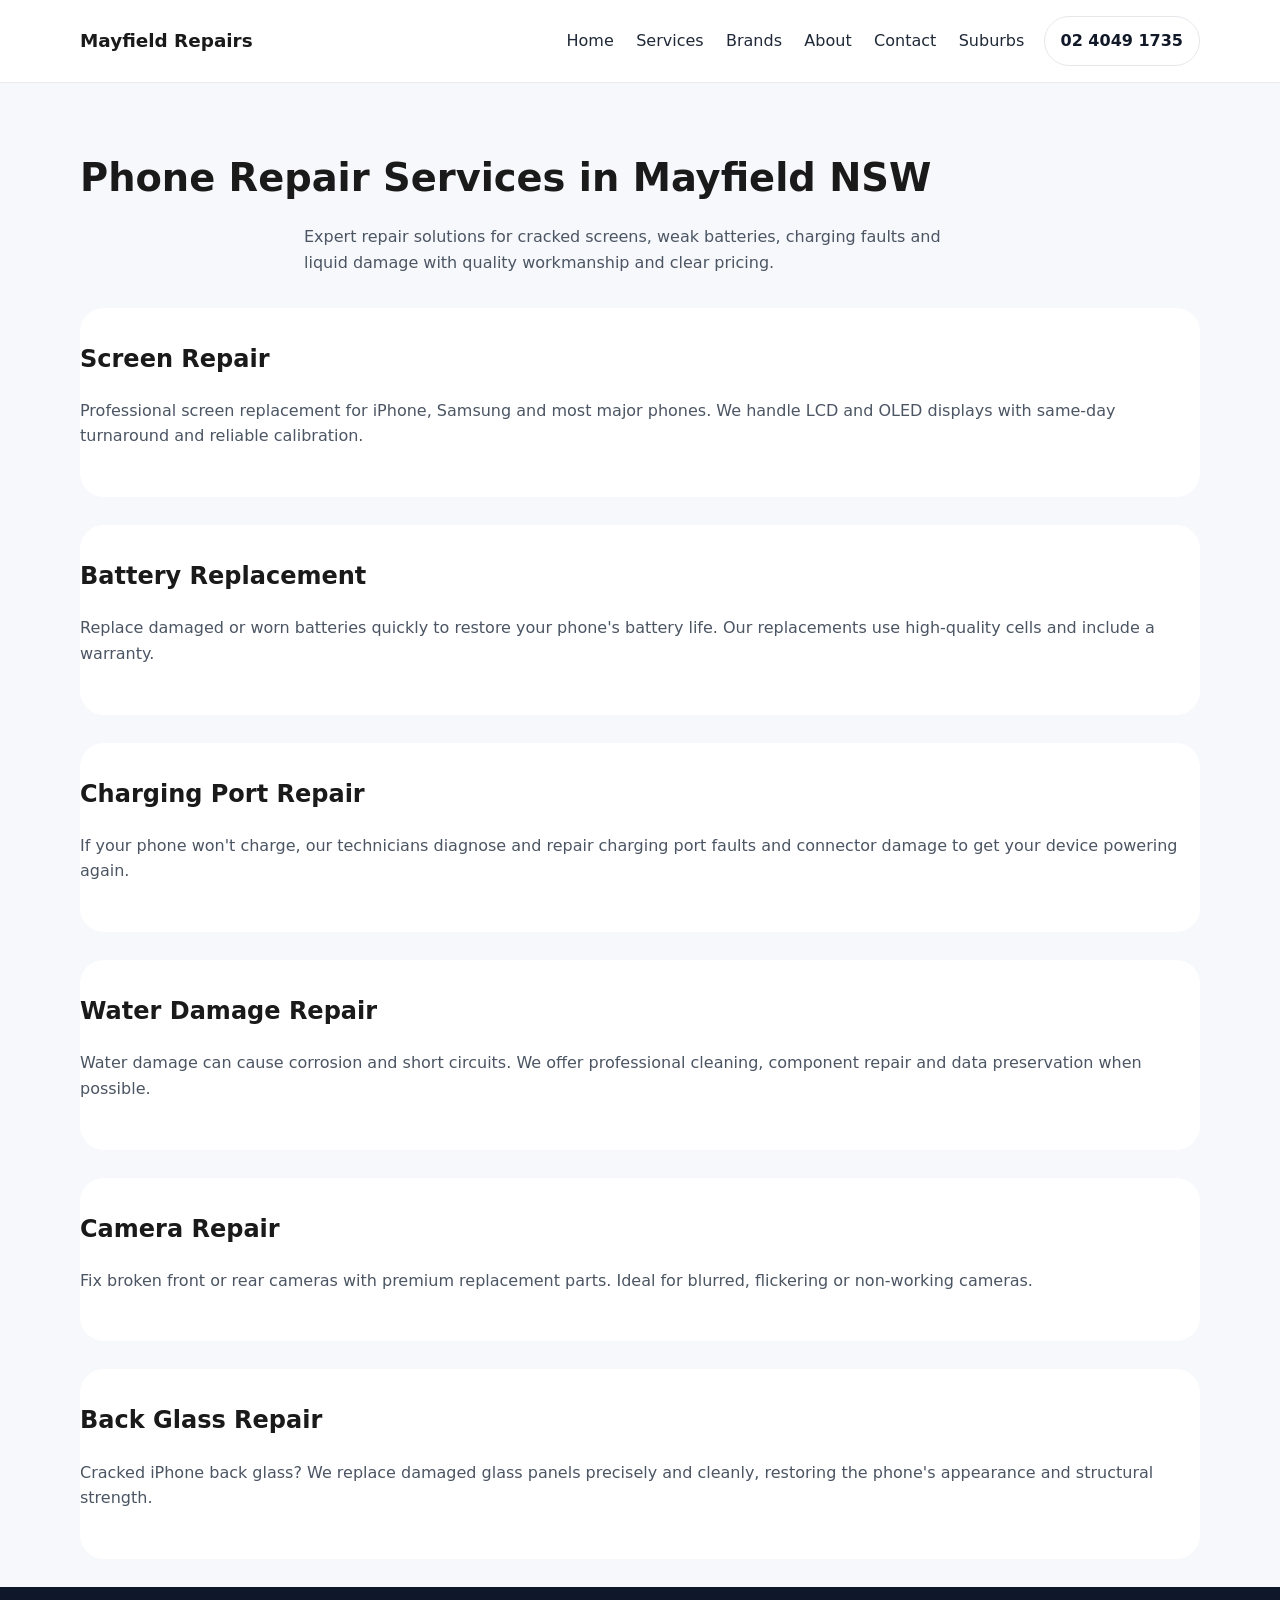
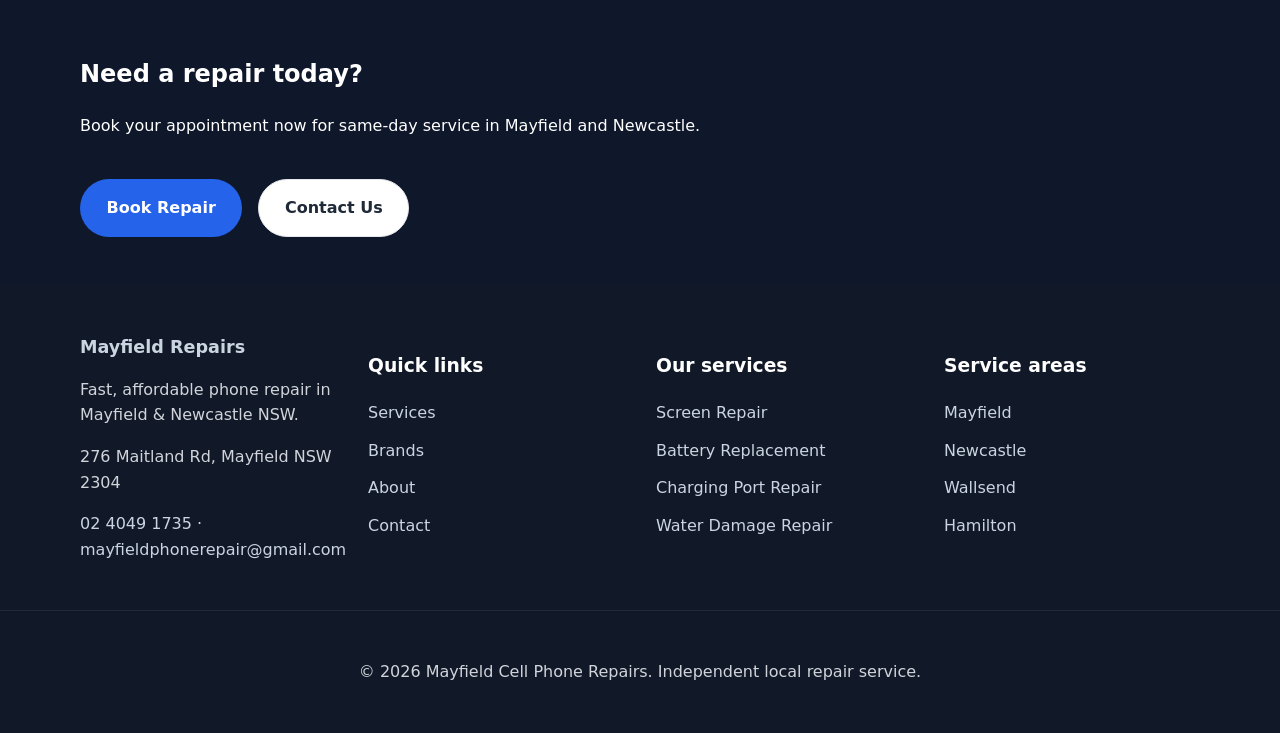
<file: mayfield-phone-repair-site/services.html>
<!DOCTYPE html>
<html lang="en">
  <head>
    <meta charset="UTF-8" />
    <meta name="viewport" content="width=device-width, initial-scale=1.0" />
    <title>Phone Repair Services | Screen, Battery, Charging Port & Water Damage</title>
    <meta
      name="description"
      content="Mayfield phone repair services including screen repair, battery replacement, charging port repair, water damage repair, camera repair and back glass replacement."
    />
    <meta name="robots" content="index,follow" />
    <link rel="canonical" href="services.html" />
    <meta property="og:title" content="Phone Repair Services | Screen, Battery, Charging Port & Water Damage" />
    <meta
      property="og:description"
      content="Mayfield phone repair services including screen repair, battery replacement, charging port repair, water damage repair, camera repair and back glass replacement."
    />
    <link rel="icon" href="favicon.svg" />
    <script type="application/ld+json">
      {
        "@context": "https://schema.org",
        "@type": "LocalBusiness",
        "name": "Mayfield Cell Phone Repairs",
        "description": "Fast, affordable phone repair in Mayfield & Newcastle NSW. Same-day screen repair, battery replacement, charging port repair and water damage recovery with a 12-month warranty.",
        "image": "https://www.example.com/favicon.svg",
        "url": "https://www.example.com/",
        "telephone": "02 4049 1735",
        "address": {
          "@type": "PostalAddress",
          "streetAddress": "276 Maitland Rd",
          "addressLocality": "Mayfield",
          "addressRegion": "NSW",
          "postalCode": "2304",
          "addressCountry": "AU"
        },
        "openingHours": "Mo-Sa 09:00-18:00",
        "priceRange": "$",
        "sameAs": [
          "https://www.facebook.com/mayfieldcellphonerepairs",
          "https://twitter.com/Mayfiel32990272",
          "https://www.instagram.com/mayfieldcellphonerepairs/"
        ]
      }
    </script>
    <link rel="stylesheet" href="styles.css" />
  </head>
  <body>
    <header class="site-header">
      <div class="container header-inner">
        <a class="brand" href="index.html">Mayfield Repairs</a>
        <button class="menu-toggle" aria-label="Open navigation" aria-expanded="false">
          <span></span>
          <span></span>
          <span></span>
        </button>
        <nav class="site-nav" aria-label="Primary navigation">
          <a href="index.html">Home</a>
          <a href="services.html">Services</a>
          <a href="brands.html">Brands</a>
          <a href="about.html">About</a>
          <a href="contact.html">Contact</a>
          <a href="suburbs.html">Suburbs</a>
        </nav>
        <a class="phone-link" href="tel:0240491735">02 4049 1735</a>
      </div>
    </header>

    <main>
      <section class="section page-hero">
        <div class="container">
          <h1>Phone Repair Services in Mayfield NSW</h1>
          <p>Expert repair solutions for cracked screens, weak batteries, charging faults and liquid damage with quality workmanship and clear pricing.</p>
        </div>
      </section>

      <section class="container content-section" id="screen-repair">
        <h2>Screen Repair</h2>
        <p>Professional screen replacement for iPhone, Samsung and most major phones. We handle LCD and OLED displays with same-day turnaround and reliable calibration.</p>
      </section>

      <section class="container content-section" id="battery-replacement">
        <h2>Battery Replacement</h2>
        <p>Replace damaged or worn batteries quickly to restore your phone's battery life. Our replacements use high-quality cells and include a warranty.</p>
      </section>

      <section class="container content-section" id="charging-port-repair">
        <h2>Charging Port Repair</h2>
        <p>If your phone won't charge, our technicians diagnose and repair charging port faults and connector damage to get your device powering again.</p>
      </section>

      <section class="container content-section" id="water-damage-repair">
        <h2>Water Damage Repair</h2>
        <p>Water damage can cause corrosion and short circuits. We offer professional cleaning, component repair and data preservation when possible.</p>
      </section>

      <section class="container content-section" id="camera-repair">
        <h2>Camera Repair</h2>
        <p>Fix broken front or rear cameras with premium replacement parts. Ideal for blurred, flickering or non-working cameras.</p>
      </section>

      <section class="container content-section" id="back-glass-repair">
        <h2>Back Glass Repair</h2>
        <p>Cracked iPhone back glass? We replace damaged glass panels precisely and cleanly, restoring the phone's appearance and structural strength.</p>
      </section>

      <section class="section cta-slate">
        <div class="container cta-grid">
          <div>
            <h2>Need a repair today?</h2>
            <p>Book your appointment now for same-day service in Mayfield and Newcastle.</p>
          </div>
          <div class="cta-buttons">
            <a class="button button-primary" href="contact.html#book">Book Repair</a>
            <a class="button button-secondary" href="contact.html#contact">Contact Us</a>
          </div>
        </div>
      </section>
    </main>

    <footer class="site-footer">
      <div class="container footer-grid">
        <div>
          <a class="brand footer-brand" href="index.html">Mayfield Repairs</a>
          <p>Fast, affordable phone repair in Mayfield & Newcastle NSW.</p>
          <p>276 Maitland Rd, Mayfield NSW 2304</p>
          <p><a href="tel:0240491735">02 4049 1735</a> · <a href="mailto:mayfieldphonerepair@gmail.com">mayfieldphonerepair@gmail.com</a></p>
        </div>
        <div>
          <h3>Quick links</h3>
          <ul>
            <li><a href="services.html">Services</a></li>
            <li><a href="brands.html">Brands</a></li>
            <li><a href="about.html">About</a></li>
            <li><a href="contact.html">Contact</a></li>
          </ul>
        </div>
        <div>
          <h3>Our services</h3>
          <ul>
            <li><a href="#screen-repair">Screen Repair</a></li>
            <li><a href="#battery-replacement">Battery Replacement</a></li>
            <li><a href="#charging-port-repair">Charging Port Repair</a></li>
            <li><a href="#water-damage-repair">Water Damage Repair</a></li>
          </ul>
        </div>
        <div>
          <h3>Service areas</h3>
          <ul>
            <li><a href="suburbs.html">Mayfield</a></li>
            <li><a href="suburbs.html">Newcastle</a></li>
            <li><a href="suburbs.html">Wallsend</a></li>
            <li><a href="suburbs.html">Hamilton</a></li>
          </ul>
        </div>
      </div>
      <div class="footer-bottom">
        <p>© 2026 Mayfield Cell Phone Repairs. Independent local repair service.</p>
      </div>
    </footer>

    <script defer type="text/javascript" src="https://birdeye.com/embed/v6/110315/1/1100782395/89b0ec9ad7b6e3429a216196386d88f1c2f4a2be91fe1a62"></script>
    <div id="bf-revz-widget-1100782395"></div>
    <script src="scripts.js" defer></script>
  </body>
</html>
</file>
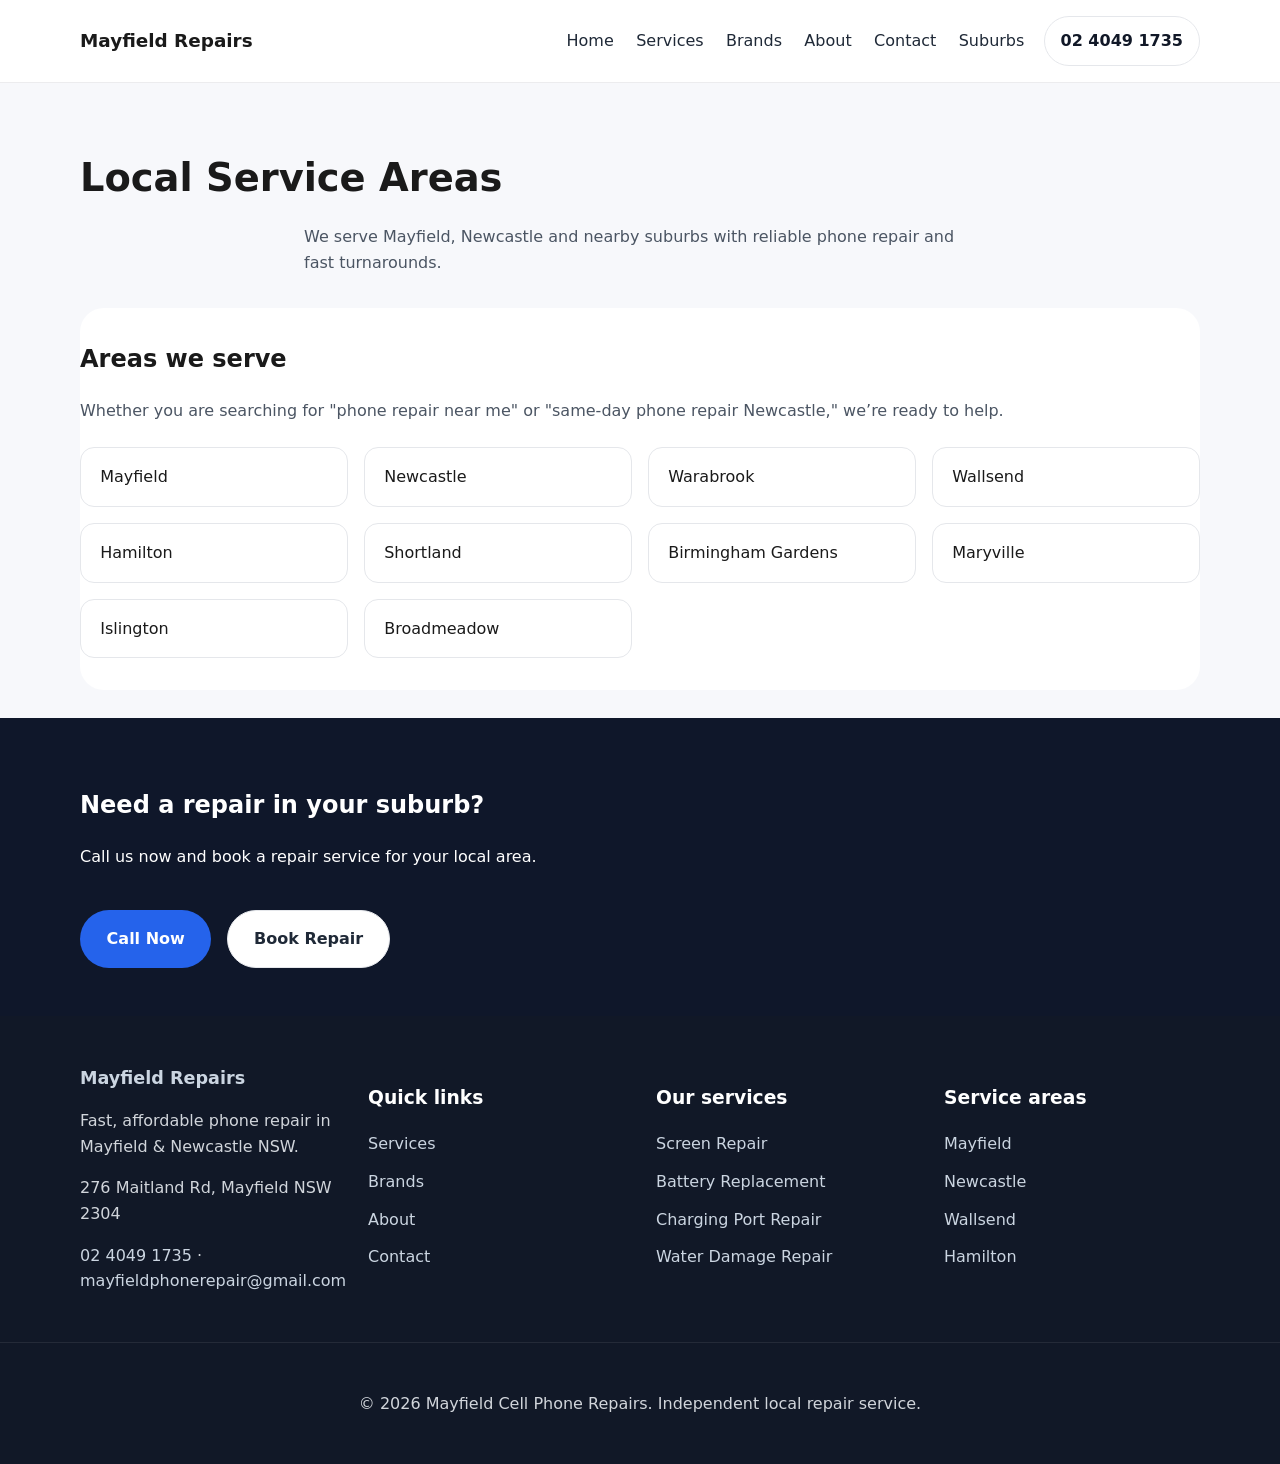
<file: mayfield-phone-repair-site/suburbs.html>
<!DOCTYPE html>
<html lang="en">
  <head>
    <meta charset="UTF-8" />
    <meta name="viewport" content="width=device-width, initial-scale=1.0" />
    <title>Mayfield Phone Repair Service Areas | Newcastle & Suburbs</title>
    <meta
      name="description"
      content="Mayfield Phone Repair serves Mayfield, Newcastle, Warabrook, Wallsend, Hamilton and surrounding suburbs with affordable, same-day phone repair."
    />
    <meta name="robots" content="index,follow" />
    <link rel="canonical" href="suburbs.html" />
    <meta property="og:title" content="Mayfield Phone Repair Service Areas | Newcastle & Suburbs" />
    <meta
      property="og:description"
      content="Mayfield Phone Repair serves Mayfield, Newcastle, Warabrook, Wallsend, Hamilton and surrounding suburbs with affordable, same-day phone repair."
    />
    <link rel="icon" href="favicon.svg" />
    <script type="application/ld+json">
      {
        "@context": "https://schema.org",
        "@type": "LocalBusiness",
        "name": "Mayfield Cell Phone Repairs",
        "description": "Fast, affordable phone repair in Mayfield & Newcastle NSW. Same-day screen repair, battery replacement, charging port repair and water damage recovery with a 12-month warranty.",
        "image": "https://www.example.com/favicon.svg",
        "url": "https://www.example.com/",
        "telephone": "02 4049 1735",
        "address": {
          "@type": "PostalAddress",
          "streetAddress": "276 Maitland Rd",
          "addressLocality": "Mayfield",
          "addressRegion": "NSW",
          "postalCode": "2304",
          "addressCountry": "AU"
        },
        "openingHours": "Mo-Sa 09:00-18:00",
        "priceRange": "$",
        "sameAs": [
          "https://www.facebook.com/mayfieldcellphonerepairs",
          "https://twitter.com/Mayfiel32990272",
          "https://www.instagram.com/mayfieldcellphonerepairs/"
        ]
      }
    </script>
    <link rel="stylesheet" href="styles.css" />
  </head>
  <body>
    <header class="site-header">
      <div class="container header-inner">
        <a class="brand" href="index.html">Mayfield Repairs</a>
        <button class="menu-toggle" aria-label="Open navigation" aria-expanded="false">
          <span></span>
          <span></span>
          <span></span>
        </button>
        <nav class="site-nav" aria-label="Primary navigation">
          <a href="index.html">Home</a>
          <a href="services.html">Services</a>
          <a href="brands.html">Brands</a>
          <a href="about.html">About</a>
          <a href="contact.html">Contact</a>
          <a href="suburbs.html">Suburbs</a>
        </nav>
        <a class="phone-link" href="tel:0240491735">02 4049 1735</a>
      </div>
    </header>

    <main>
      <section class="section page-hero">
        <div class="container">
          <h1>Local Service Areas</h1>
          <p>We serve Mayfield, Newcastle and nearby suburbs with reliable phone repair and fast turnarounds.</p>
        </div>
      </section>

      <section class="container content-section">
        <h2>Areas we serve</h2>
        <p>Whether you are searching for "phone repair near me" or "same-day phone repair Newcastle," we’re ready to help.</p>
        <ul class="area-list area-list-large">
          <li>Mayfield</li>
          <li>Newcastle</li>
          <li>Warabrook</li>
          <li>Wallsend</li>
          <li>Hamilton</li>
          <li>Shortland</li>
          <li>Birmingham Gardens</li>
          <li>Maryville</li>
          <li>Islington</li>
          <li>Broadmeadow</li>
        </ul>
      </section>

      <section class="section cta-slate">
        <div class="container cta-grid">
          <div>
            <h2>Need a repair in your suburb?</h2>
            <p>Call us now and book a repair service for your local area.</p>
          </div>
          <div class="cta-buttons">
            <a class="button button-primary" href="tel:0240491735">Call Now</a>
            <a class="button button-secondary" href="contact.html#book">Book Repair</a>
          </div>
        </div>
      </section>
    </main>

    <footer class="site-footer">
      <div class="container footer-grid">
        <div>
          <a class="brand footer-brand" href="index.html">Mayfield Repairs</a>
          <p>Fast, affordable phone repair in Mayfield & Newcastle NSW.</p>
          <p>276 Maitland Rd, Mayfield NSW 2304</p>
          <p><a href="tel:0240491735">02 4049 1735</a> · <a href="mailto:mayfieldphonerepair@gmail.com">mayfieldphonerepair@gmail.com</a></p>
        </div>
        <div>
          <h3>Quick links</h3>
          <ul>
            <li><a href="services.html">Services</a></li>
            <li><a href="brands.html">Brands</a></li>
            <li><a href="about.html">About</a></li>
            <li><a href="contact.html">Contact</a></li>
          </ul>
        </div>
        <div>
          <h3>Our services</h3>
          <ul>
            <li><a href="services.html#screen-repair">Screen Repair</a></li>
            <li><a href="services.html#battery-replacement">Battery Replacement</a></li>
            <li><a href="services.html#charging-port-repair">Charging Port Repair</a></li>
            <li><a href="services.html#water-damage-repair">Water Damage Repair</a></li>
          </ul>
        </div>
        <div>
          <h3>Service areas</h3>
          <ul>
            <li><a href="suburbs.html">Mayfield</a></li>
            <li><a href="suburbs.html">Newcastle</a></li>
            <li><a href="suburbs.html">Wallsend</a></li>
            <li><a href="suburbs.html">Hamilton</a></li>
          </ul>
        </div>
      </div>
      <div class="footer-bottom">
        <p>© 2026 Mayfield Cell Phone Repairs. Independent local repair service.</p>
      </div>
    </footer>

    <script defer type="text/javascript" src="https://birdeye.com/embed/v6/110315/1/1100782395/89b0ec9ad7b6e3429a216196386d88f1c2f4a2be91fe1a62"></script>
    <div id="bf-revz-widget-1100782395"></div>
    <script src="scripts.js" defer></script>
  </body>
</html>
</file>
<file: mayfield-phone-repair-site/styles.css>
/* Global */
:root {
  color-scheme: light;
  font-family: Inter, system-ui, -apple-system, BlinkMacSystemFont, 'Segoe UI', sans-serif;
  font-size: 16px;
  line-height: 1.6;
  color: #1a1a1a;
  background: #f7f8fb;
}

* {
  box-sizing: border-box;
}

body {
  margin: 0;
  min-height: 100vh;
}

a {
  color: inherit;
  text-decoration: none;
}

img {
  max-width: 100%;
  display: block;
}

button,
input,
select,
textarea {
  font: inherit;
}

.container {
  width: min(1120px, calc(100% - 2rem));
  margin: 0 auto;
}

/* Header */
.site-header {
  position: sticky;
  top: 0;
  z-index: 20;
  background: rgba(255,255,255,0.96);
  border-bottom: 1px solid rgba(15, 23, 42, 0.08);
  backdrop-filter: blur(12px);
}

.header-inner {
  display: flex;
  align-items: center;
  gap: 1rem;
  padding: 1rem 0;
}

.brand {
  font-weight: 700;
  font-size: 1.15rem;
}

.site-nav {
  display: flex;
  flex-wrap: wrap;
  gap: 1rem;
  margin-left: auto;
}

.site-nav a {
  color: #1f2937;
  padding: 0.4rem 0.2rem;
}

.phone-link {
  color: #111827;
  font-weight: 600;
  border: 1px solid #e5e7eb;
  padding: 0.7rem 1rem;
  border-radius: 999px;
}

.menu-toggle {
  display: none;
  border: none;
  background: transparent;
  padding: 0.5rem;
  cursor: pointer;
}

.menu-toggle span {
  display: block;
  width: 1.4rem;
  height: 0.16rem;
  margin: 0.22rem 0;
  background: #111827;
  border-radius: 999px;
}

/* Hero */
.hero {
  padding: 5rem 0 3rem;
  background: linear-gradient(135deg, #1f2937 0%, #0f172a 100%);
  color: white;
}

.hero-grid {
  display: grid;
  gap: 2rem;
  align-items: center;
}

.hero-copy h1 {
  margin: 0;
  font-size: clamp(2.5rem, 5vw, 3.75rem);
  letter-spacing: -0.03em;
}

.hero-copy p {
  max-width: 42rem;
  margin: 1.5rem 0;
}

.hero-actions {
  display: flex;
  flex-wrap: wrap;
  gap: 1rem;
}

.hero-proof {
  margin-top: 1.5rem;
  opacity: 0.92;
}

.hero-panel {
  display: grid;
}

.hero-card {
  background: rgba(255,255,255,0.08);
  border: 1px solid rgba(255,255,255,0.12);
  padding: 2rem;
  border-radius: 24px;
  box-shadow: 0 32px 80px rgba(15, 23, 42, 0.16);
}

.hero-card h2 {
  margin-top: 0;
}

.hero-card ul {
  list-style: none;
  padding: 0;
  margin: 1rem 0 0;
}

.hero-card li {
  margin-bottom: 0.75rem;
}

/* Sections */
.section {
  padding: 4rem 0;
}

.page-hero {
  padding: 4rem 0 2rem;
}

.section-header {
  text-align: center;
  margin-bottom: 2rem;
}

.section-label {
  display: inline-flex;
  align-items: center;
  gap: 0.5rem;
  font-size: 0.95rem;
  font-weight: 700;
  color: #2563eb;
  margin-bottom: 0.75rem;
}

.section-header h2,
.page-hero h1 {
  margin: 0;
  font-size: clamp(2rem, 3vw, 3rem);
}

.section-header p,
.page-hero p {
  max-width: 42rem;
  margin: 1rem auto 0;
  color: #4b5563;
}

.card-grid,
.features-grid,
.logo-grid {
  display: grid;
  gap: 1.5rem;
}

.card-grid {
  grid-template-columns: repeat(auto-fit, minmax(220px, 1fr));
}

.service-card,
.feature-card {
  background: white;
  border: 1px solid #e5e7eb;
  border-radius: 20px;
  padding: 1.75rem;
  box-shadow: 0 12px 30px rgba(15, 23, 42, 0.05);
}

.service-card h3,
.feature-card h3 {
  margin-top: 0;
}

.features-grid {
  grid-template-columns: repeat(auto-fit, minmax(220px, 1fr));
}

.logo-grid {
  grid-template-columns: repeat(auto-fit, minmax(140px, 1fr));
  justify-items: center;
  text-align: center;
}

.logo-grid span {
  background: #eff6ff;
  border: 1px solid #dbeafe;
  border-radius: 16px;
  padding: 1rem 1.25rem;
  min-width: 130px;
  font-weight: 600;
}

.area-list {
  display: grid;
  grid-template-columns: repeat(auto-fit, minmax(180px, 1fr));
  gap: 1rem;
  list-style: none;
  padding: 0;
  margin: 1.5rem 0 0;
}

.area-list li,
.area-list-large li {
  background: white;
  border: 1px solid #e5e7eb;
  border-radius: 14px;
  padding: 1rem 1.2rem;
}

.area-list-large {
  grid-template-columns: repeat(auto-fit, minmax(220px, 1fr));
}

.faq .accordion {
  display: grid;
  gap: 1rem;
  max-width: 860px;
  margin: 0 auto;
}

.accordion-item {
  border: 1px solid #e5e7eb;
  border-radius: 20px;
  overflow: hidden;
  background: white;
}

.accordion-toggle {
  width: 100%;
  padding: 1.25rem 1.5rem;
  text-align: left;
  background: white;
  border: none;
  cursor: pointer;
  font-size: 1rem;
  font-weight: 700;
  display: flex;
  justify-content: space-between;
  align-items: center;
}

.accordion-toggle::after {
  content: '+';
  font-size: 1.3rem;
}

.accordion-toggle[aria-expanded='true']::after {
  content: '-';
}

.accordion-panel {
  max-height: 0;
  overflow: hidden;
  transition: max-height 0.3s ease, padding 0.3s ease;
  padding: 0 1.5rem;
}

.accordion-panel p {
  margin: 1rem 0 1.25rem;
  color: #374151;
}

.accordion-item.open .accordion-panel {
  max-height: 360px;
  padding: 0 1.5rem 1.25rem;
}

.content-section {
  padding: 2rem 0;
  background: white;
  border-radius: 24px;
  margin-bottom: 1.75rem;
}

.content-section h2 {
  margin-top: 0;
}

.content-section p {
  color: #4b5563;
}

.about-list {
  list-style: disc inside;
  max-width: 40rem;
  color: #374151;
}

.reviews {
  padding: 4rem 0;
}

.review-widget {
  background: white;
  border-radius: 24px;
  border: 1px solid #e5e7eb;
  padding: 2rem;
  box-shadow: 0 16px 40px rgba(15, 23, 42, 0.07);
  margin-top: 1.5rem;
}

.review-widget script,
.review-widget #bf-revz-widget-987654321301215183969661 {
  width: 100%;
}

.cta-slate {
  background: #0f172a;
  color: white;
  padding: 3rem 0;
}

.cta-grid {
  display: grid;
  gap: 1.5rem;
  align-items: center;
}

.cta-buttons {
  display: flex;
  flex-wrap: wrap;
  gap: 1rem;
}

.button {
  display: inline-flex;
  align-items: center;
  justify-content: center;
  border-radius: 999px;
  padding: 0.95rem 1.6rem;
  font-weight: 700;
  transition: transform 0.15s ease, box-shadow 0.15s ease;
}

.button:hover {
  transform: translateY(-1px);
}

.button-primary {
  background: #2563eb;
  color: white;
  border: 1px solid transparent;
}

.button-secondary {
  background: white;
  color: #1f2937;
  border: 1px solid #e5e7eb;
}

.contact-grid {
  display: grid;
  grid-template-columns: 1fr 1fr;
  gap: 2rem;
  padding: 2rem 0;
}

.contact-card {
  background: white;
  border: 1px solid #e5e7eb;
  border-radius: 24px;
  padding: 2rem;
}

.contact-form label {
  display: grid;
  gap: 0.5rem;
  margin-bottom: 1rem;
  font-weight: 600;
}

.contact-form input,
.contact-form select,
.contact-form textarea {
  width: 100%;
  border: 1px solid #cbd5e1;
  border-radius: 14px;
  padding: 0.95rem 1rem;
  background: #f8fafc;
}

.contact-form textarea {
  resize: vertical;
}

.site-footer {
  background: #111827;
  color: #d1d5db;
  padding: 3rem 0 2rem;
}

.footer-grid {
  display: grid;
  gap: 2rem;
  grid-template-columns: repeat(auto-fit, minmax(200px, 1fr));
}

.footer-brand {
  color: white;
  font-weight: 700;
  font-size: 1.1rem;
}

.site-footer h3 {
  color: white;
}

.site-footer ul {
  list-style: none;
  padding: 0;
  margin: 0;
}

.site-footer li {
  margin-bottom: 0.75rem;
}

.site-footer a {
  color: #cbd5e1;
}

.footer-bottom {
  text-align: center;
  padding-top: 2rem;
  border-top: 1px solid rgba(255,255,255,0.08);
  margin-top: 2rem;
}

/* Responsive */
@media (max-width: 900px) {
  .hero-grid,
  .contact-grid,
  .cta-grid {
    grid-template-columns: 1fr;
  }

  .site-nav {
    display: none;
    position: absolute;
    top: 100%;
    right: 1rem;
    left: 1rem;
    background: white;
    flex-direction: column;
    border-radius: 18px;
    padding: 1rem;
    box-shadow: 0 25px 50px rgba(15, 23, 42, 0.15);
  }

  .site-nav.open {
    display: flex;
  }

  .menu-toggle {
    display: inline-flex;
    margin-left: auto;
  }

  .phone-link {
    display: none;
  }
}

@media (max-width: 600px) {
  .header-inner {
    flex-wrap: wrap;
  }

  .hero {
    padding-top: 3rem;
  }

  .hero-card {
    padding: 1.5rem;
  }

  .section {
    padding: 3rem 0;
  }

  .section-header h2,
  .page-hero h1 {
    font-size: 2rem;
  }
}
</file>
